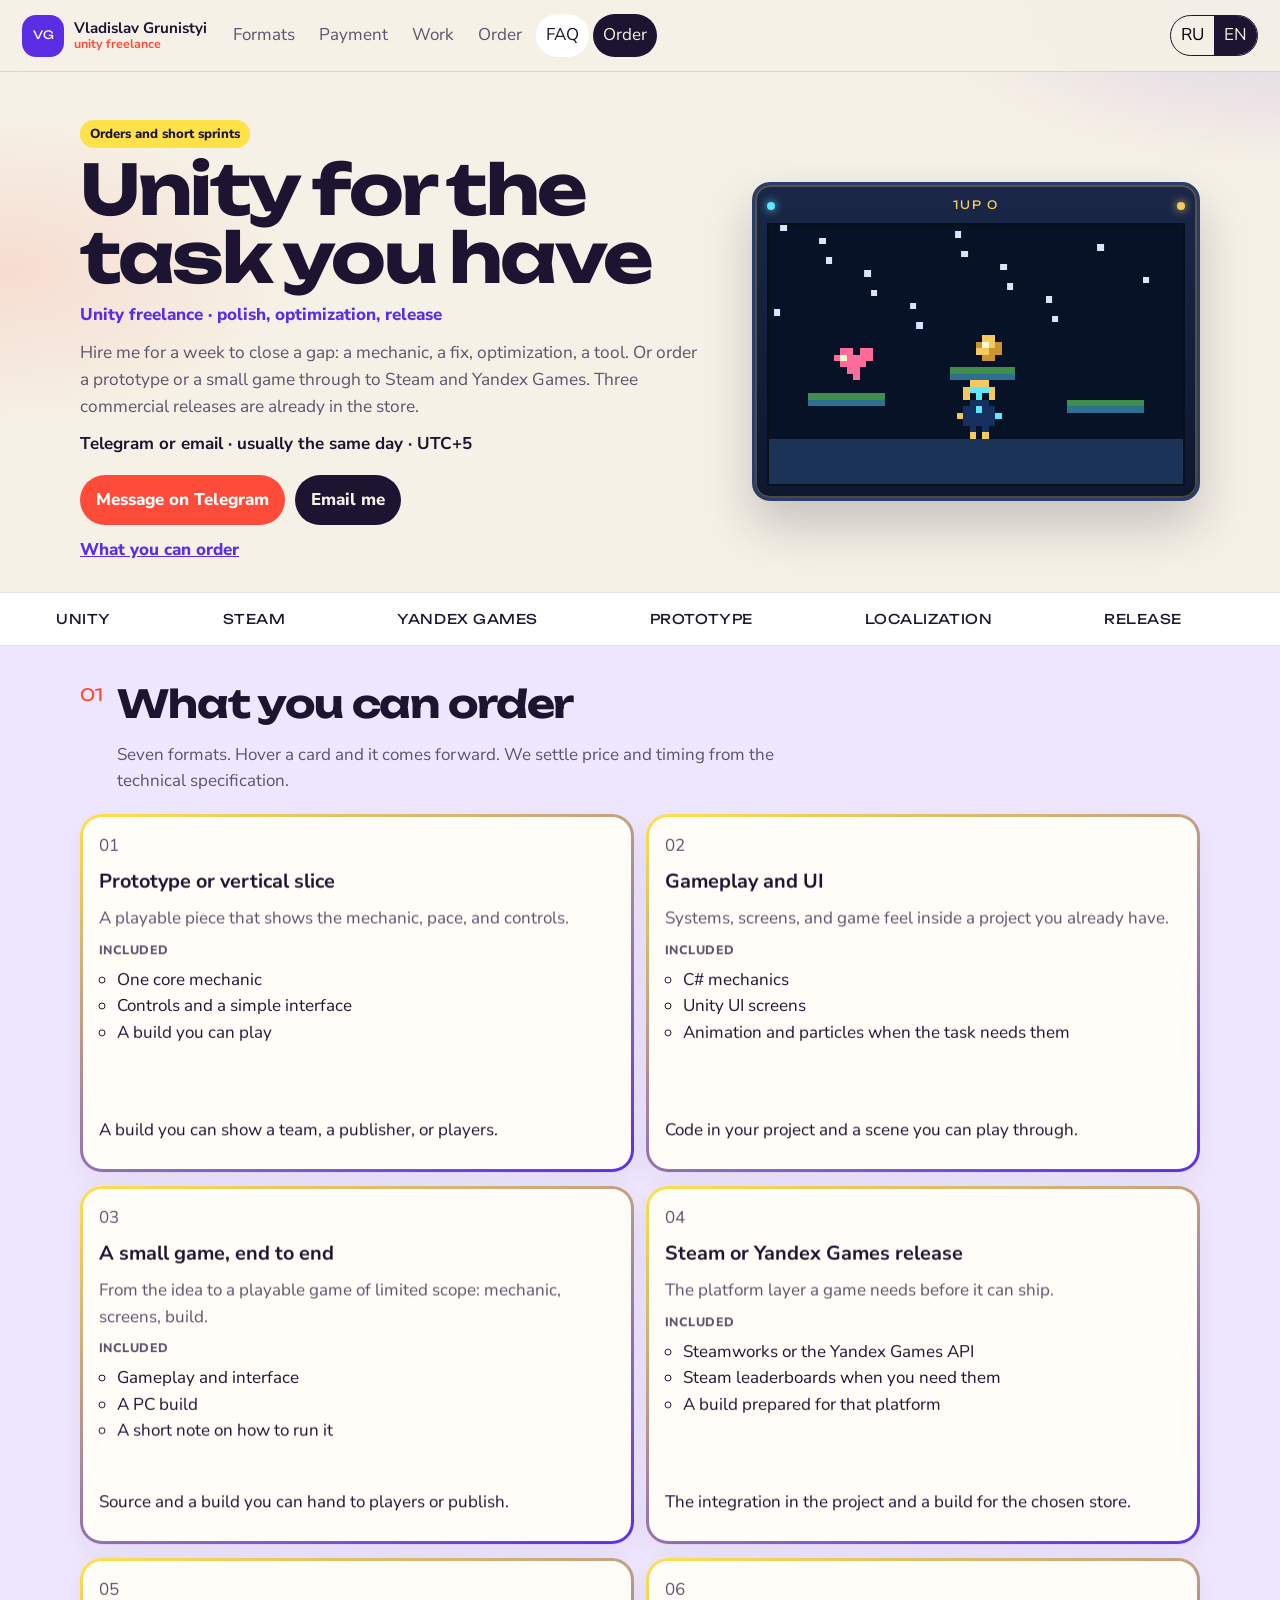
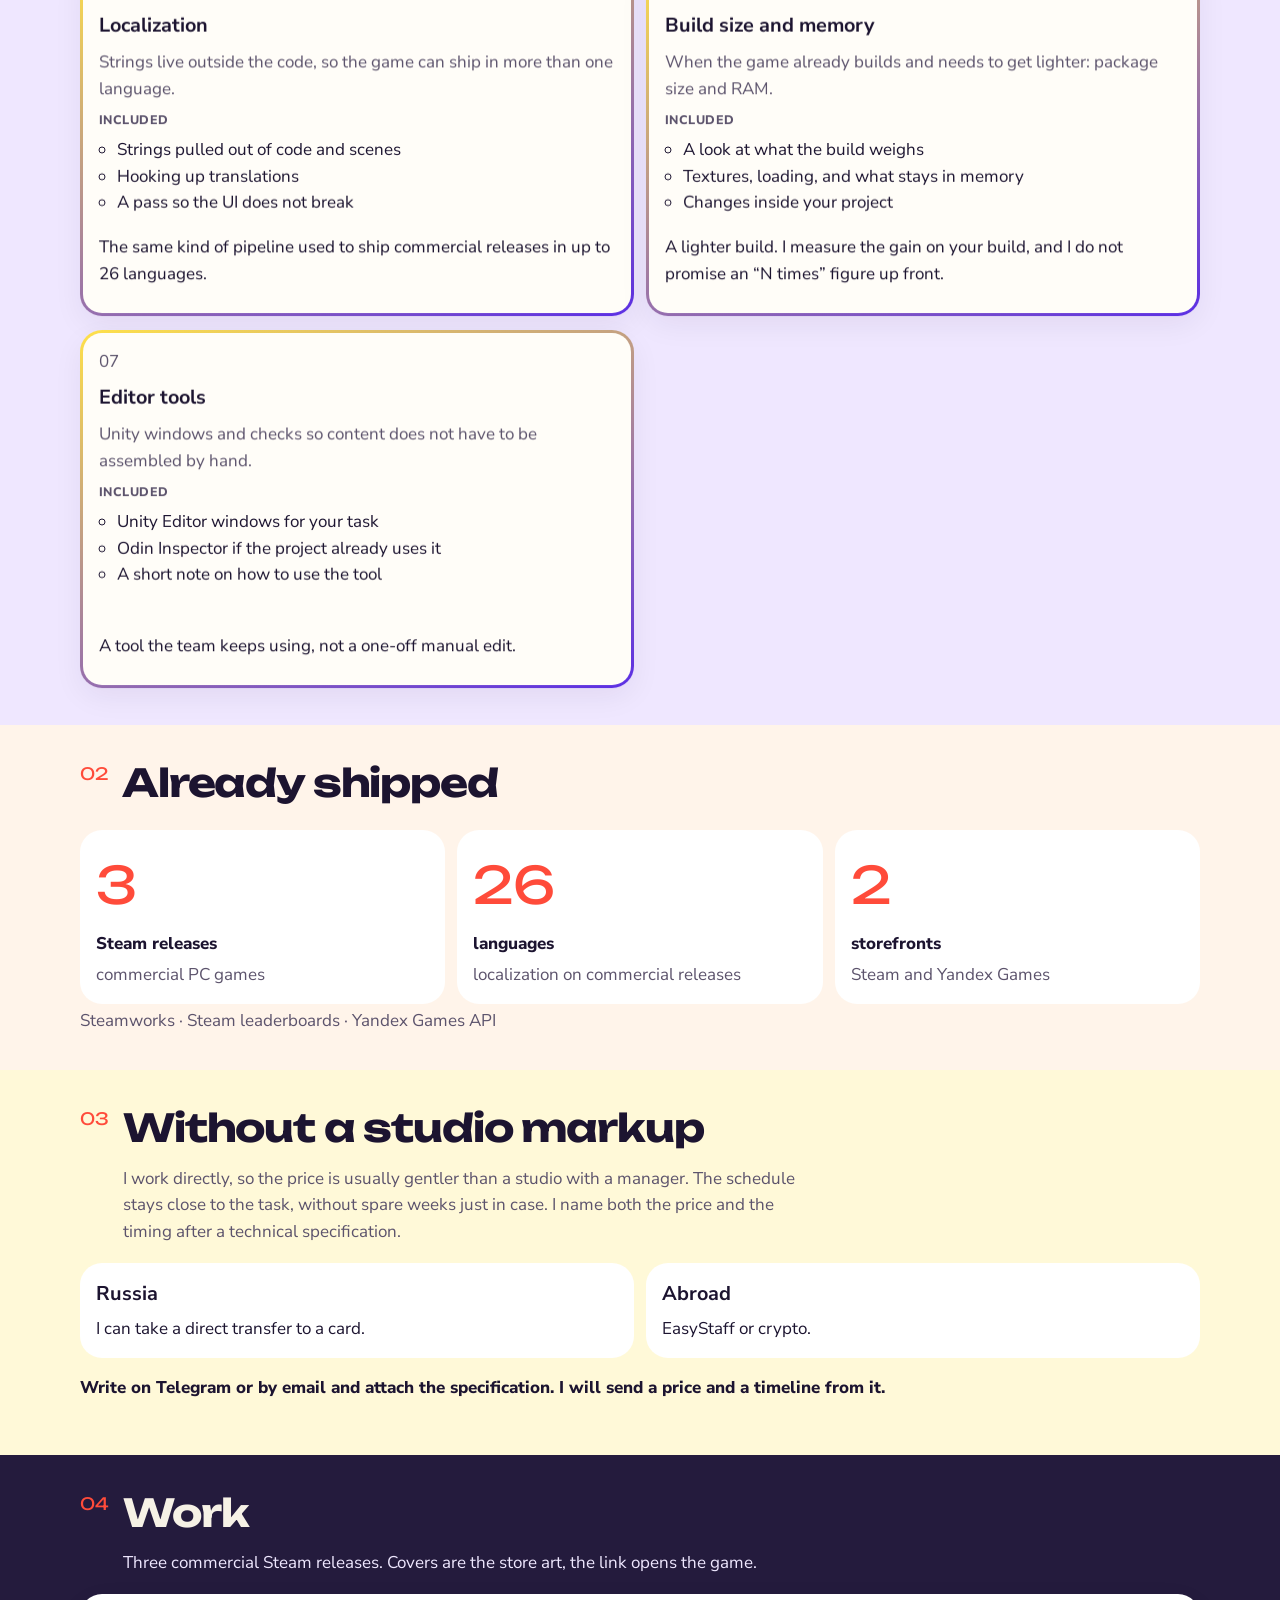
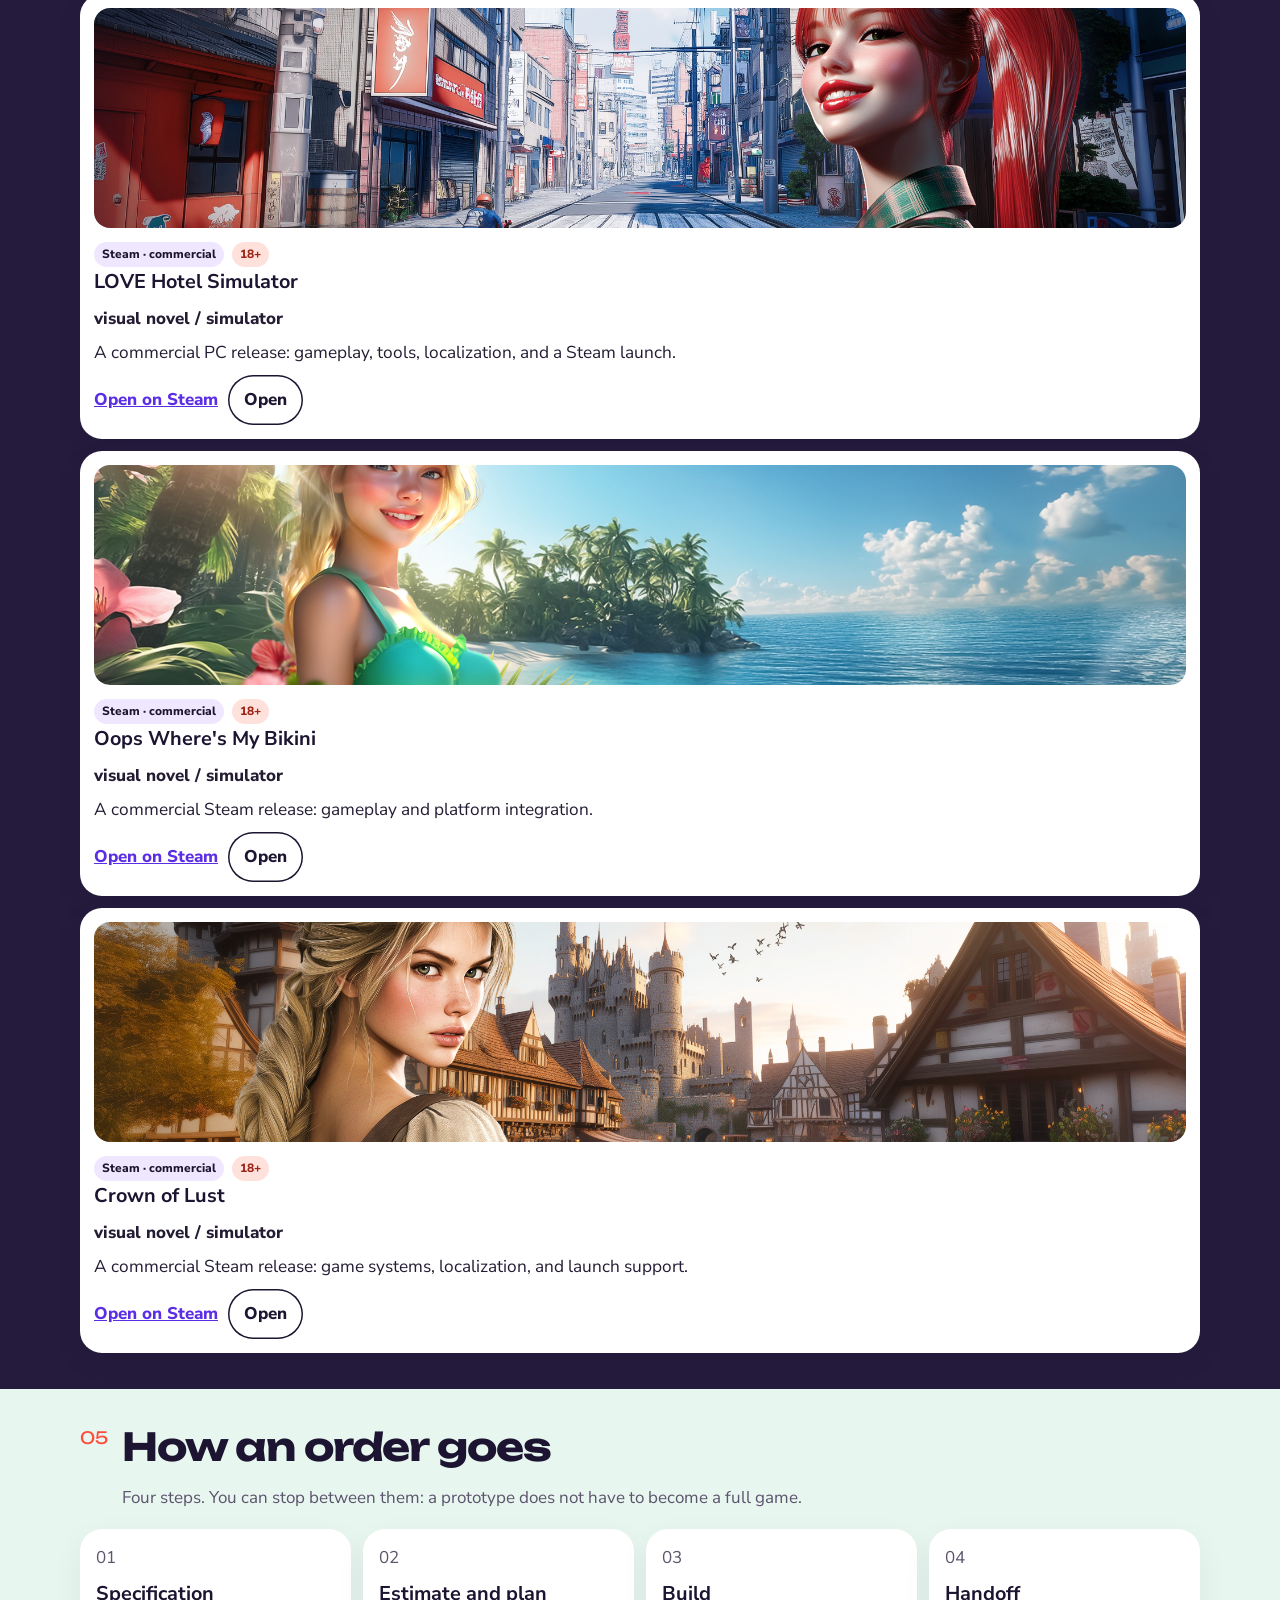
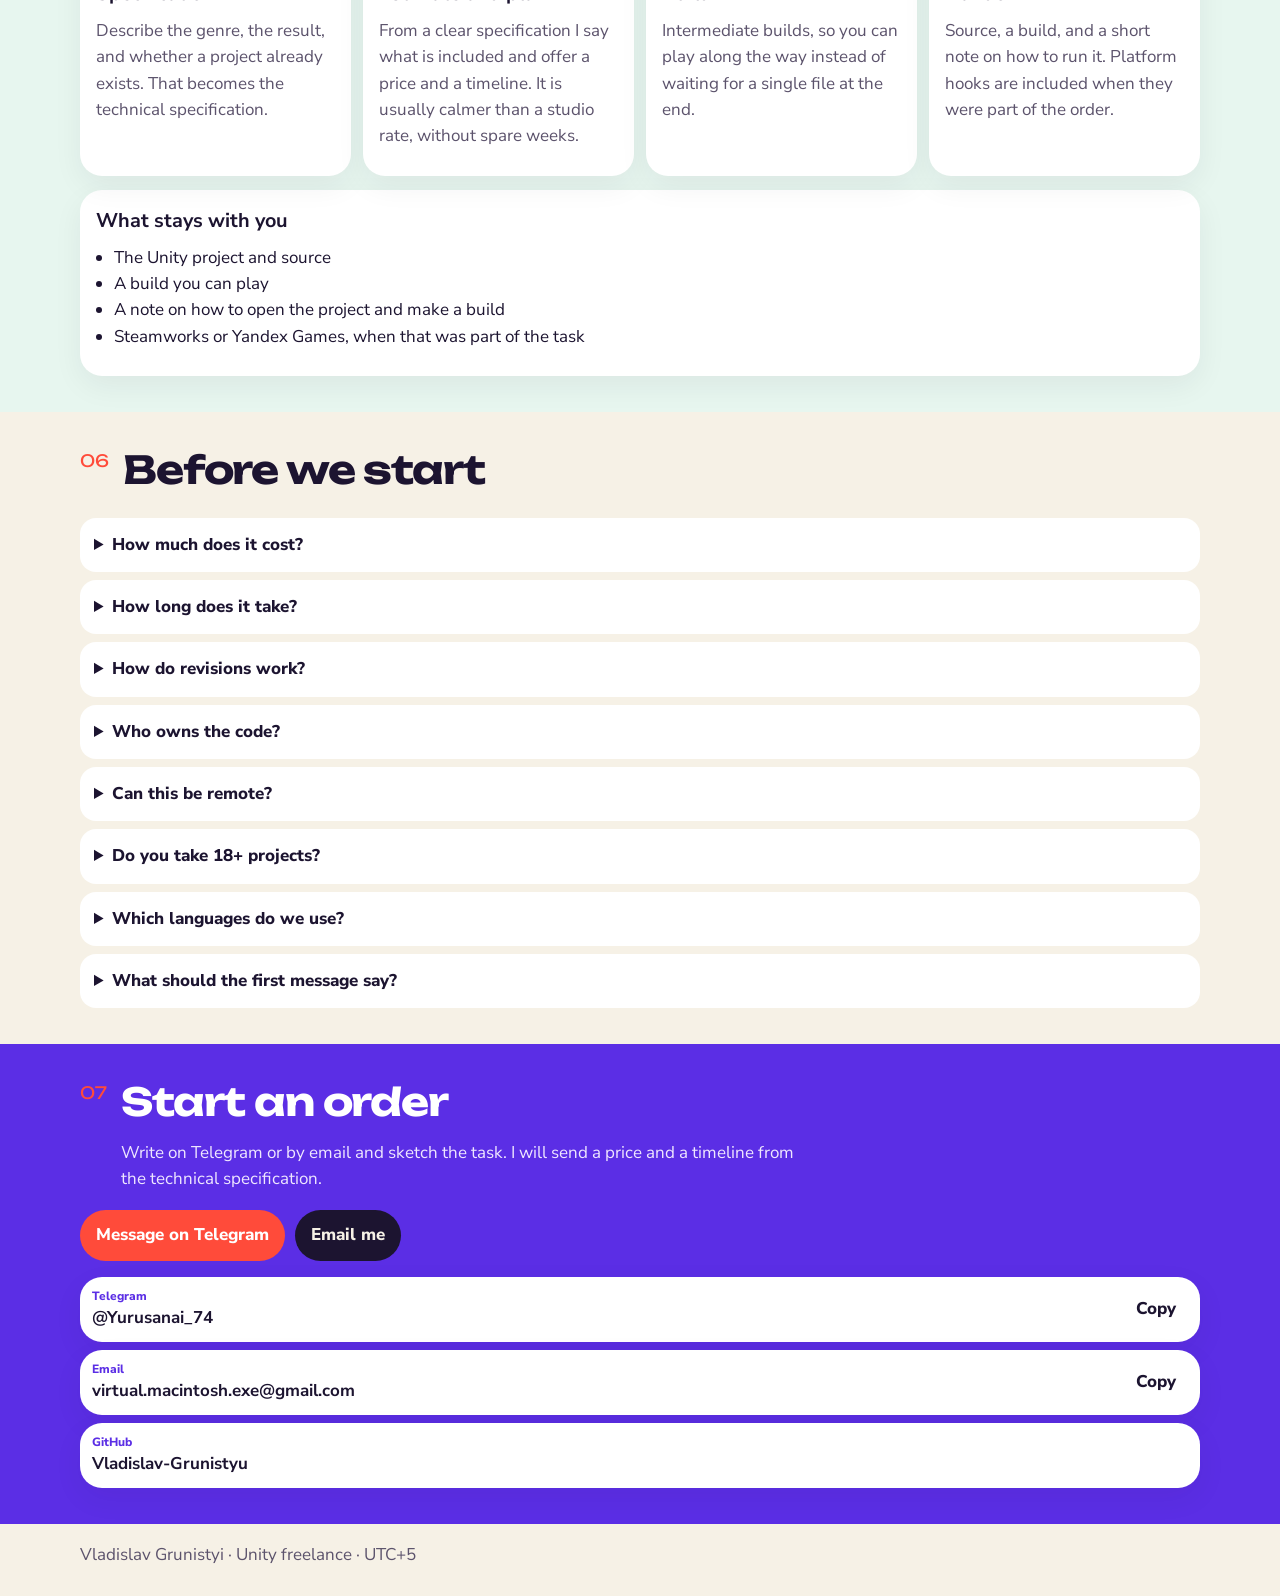
<file: index.html>
<!doctype html>
<html lang="ru">
  <head>
    <meta charset="UTF-8" />
    <meta name="viewport" content="width=device-width, initial-scale=1.0" />
    <title>Владислав Грунистый - Unity-фриланс</title>
    <meta
      name="description"
      content="Закажите игру на Unity: прототип, геймплей или релиз в Steam и Яндекс Играх. 3 коммерческих релиза, локализация до 26 языков. Напрямую, без студийной наценки."
    />
    <meta name="theme-color" content="#f6f1e6" />
    <meta property="og:title" content="Владислав Грунистый - игры на заказ" />
    <meta
      property="og:description"
      content="Unity games on order: prototype, gameplay, a small game, Steam and Yandex Games. 3 commercial Steam releases. Estimate after a short Telegram brief."
    />
    <meta property="og:type" content="website" />
    <meta property="og:locale" content="ru_RU" />
    <meta property="og:locale:alternate" content="en_US" />
    <meta property="og:image" content="/og.svg" />
    <meta name="twitter:card" content="summary_large_image" />
    <meta name="twitter:title" content="Vladislav Grunistyi - games on order" />
    <meta
      name="twitter:description"
      content="Unity games on order. 3 Steam releases, localization up to 26 languages, Steamworks and Yandex Games."
    />
    <meta name="twitter:image" content="/og.svg" />
    <link rel="icon" href="/favicon.svg" type="image/svg+xml" />
    <link rel="preconnect" href="https://fonts.googleapis.com" />
    <link rel="preconnect" href="https://fonts.gstatic.com" crossorigin />
    <link
      href="https://fonts.googleapis.com/css2?family=Nunito+Sans:wght@400;700;800&family=Unbounded:wght@500;700&display=swap"
      rel="stylesheet"
    />
    <script type="application/ld+json">
      {
        "@context": "https://schema.org",
        "@type": "ProfessionalService",
        "name": "Владислав Грунистый - игры на заказ",
        "alternateName": "Vladislav Grunistyi - games on order",
        "description": "Unity game development for hire: prototypes, gameplay, small games, Steam and Yandex Games releases.",
        "email": "virtual.macintosh.exe@gmail.com",
        "serviceType": ["Unity game development", "Game prototype", "Steam release support"],
        "areaServed": "Worldwide",
        "sameAs": [
          "https://t.me/Yurusanai_74",
          "https://github.com/Vladislav-Grunistyu",
          "https://yurusanai.itch.io/",
          "https://www.youtube.com/channel/UCll40cB7wh-_kLG0QSmGBfA"
        ]
      }
    </script>
    <script type="module" crossorigin src="/assets/index-5z2AyAgG.js"></script>
    <link rel="stylesheet" crossorigin href="/assets/index-BM6kCl9d.css">
  </head>
  <body>
    <div id="root"></div>
    <noscript>
      <main>
        <h1>Владислав Грунистый - игры на заказ</h1>
        <p>
          Unity: прототип, геймплей, небольшая игра, Steam и Яндекс Игры. 3 коммерческих релиза в
          Steam, локализация до 26 языков. Оценка после брифа. UTC+5.
        </p>
        <p>
          Vladislav Grunistyi. Unity games on order: prototype, gameplay, small game, Steam and
          Yandex Games. 3 commercial Steam releases. Estimate after a short brief. UTC+5.
        </p>
        <ul>
          <li><a href="https://t.me/Yurusanai_74">Telegram @Yurusanai_74</a></li>
          <li><a href="mailto:virtual.macintosh.exe@gmail.com">virtual.macintosh.exe@gmail.com</a></li>
          <li><a href="https://github.com/Vladislav-Grunistyu">GitHub</a></li>
          <li><a href="https://store.steampowered.com/app/3426430/LOVE_Hotel_Simulator/">LOVE Hotel Simulator</a></li>
        </ul>
      </main>
    </noscript>
  </body>
</html>
</file>
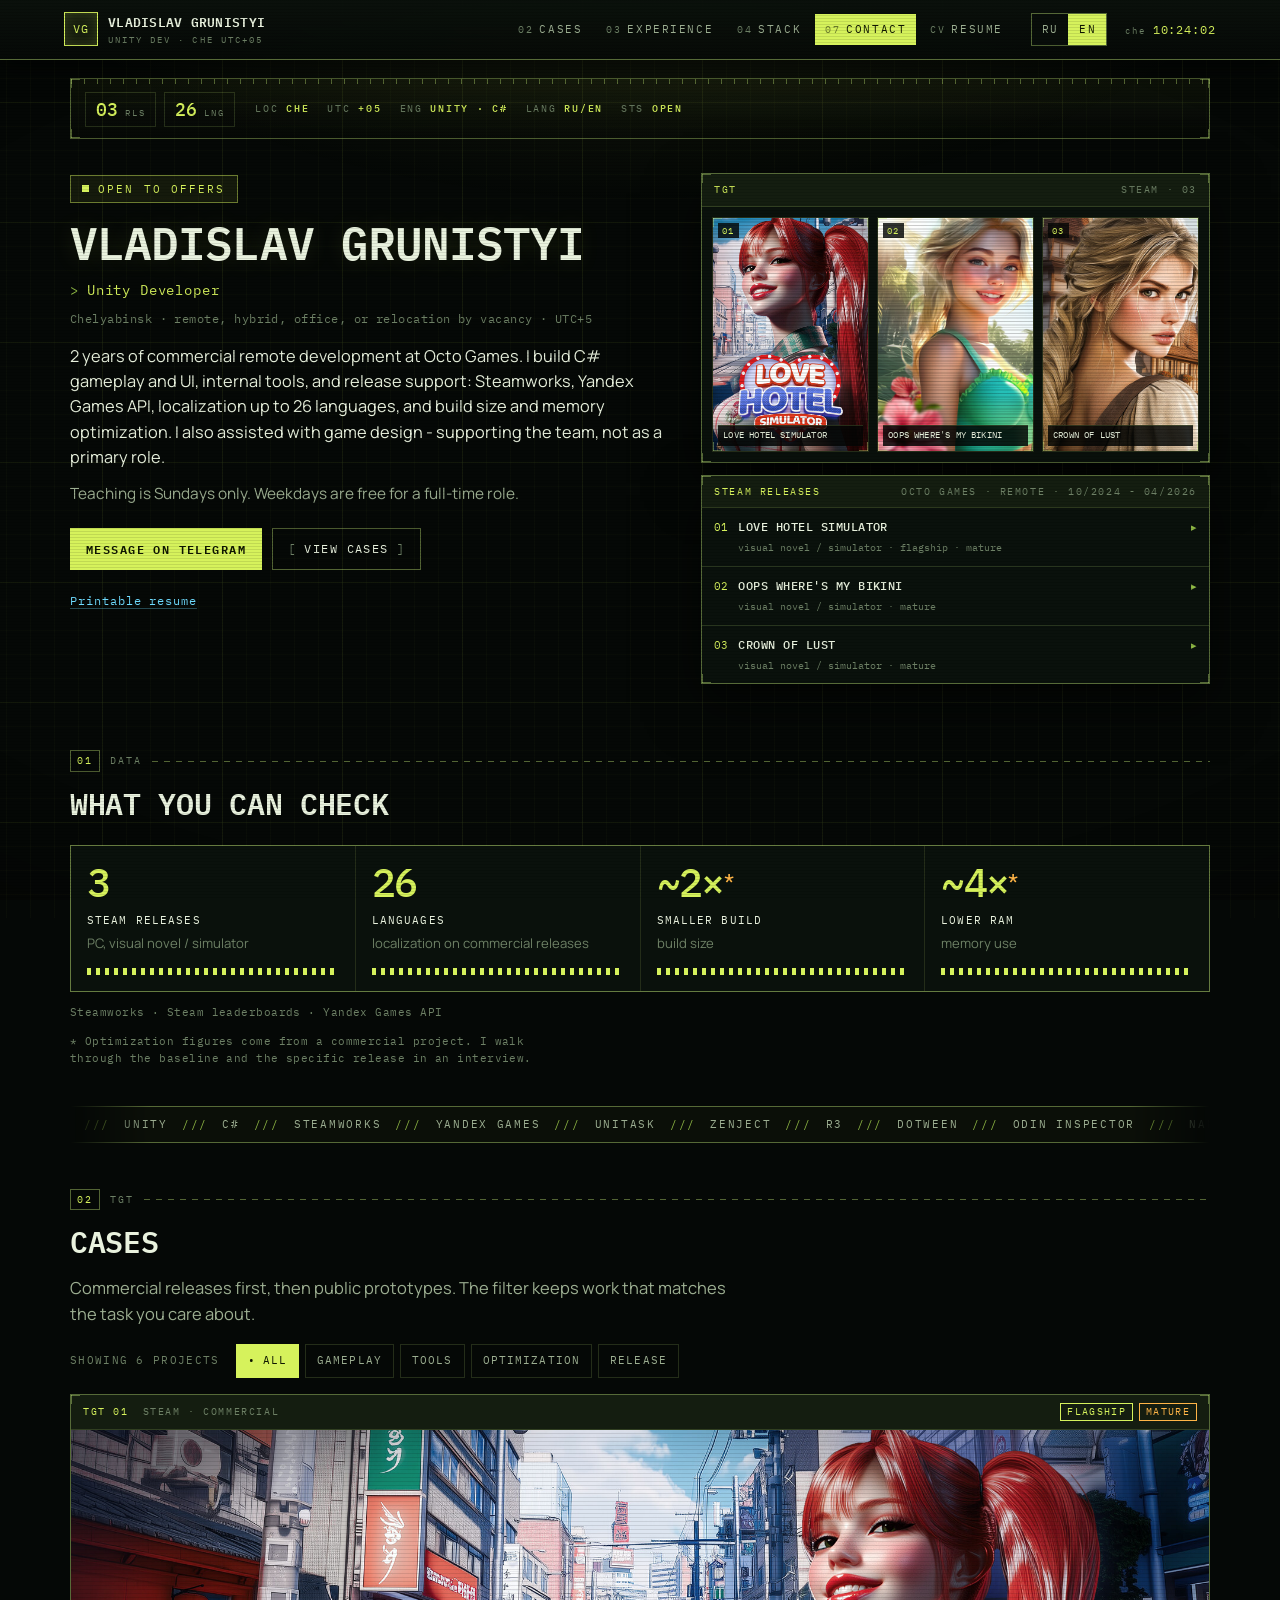
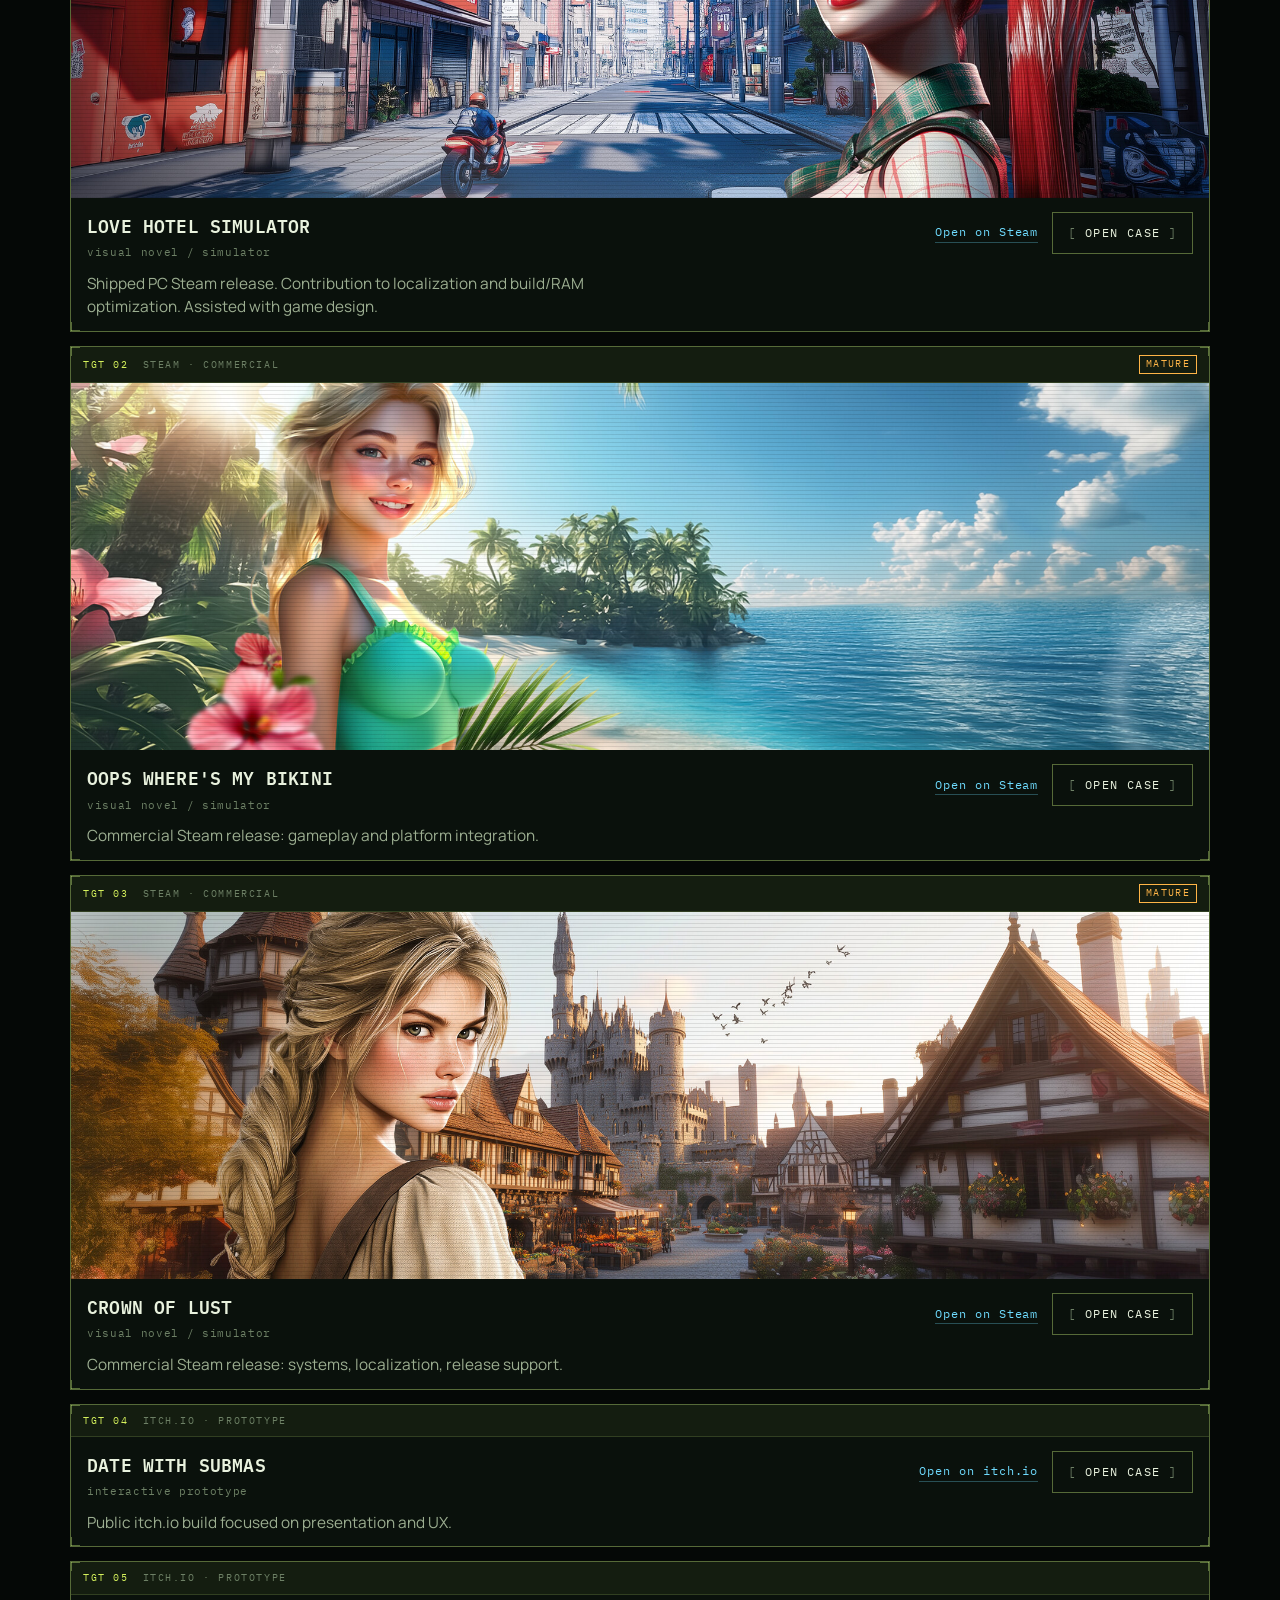
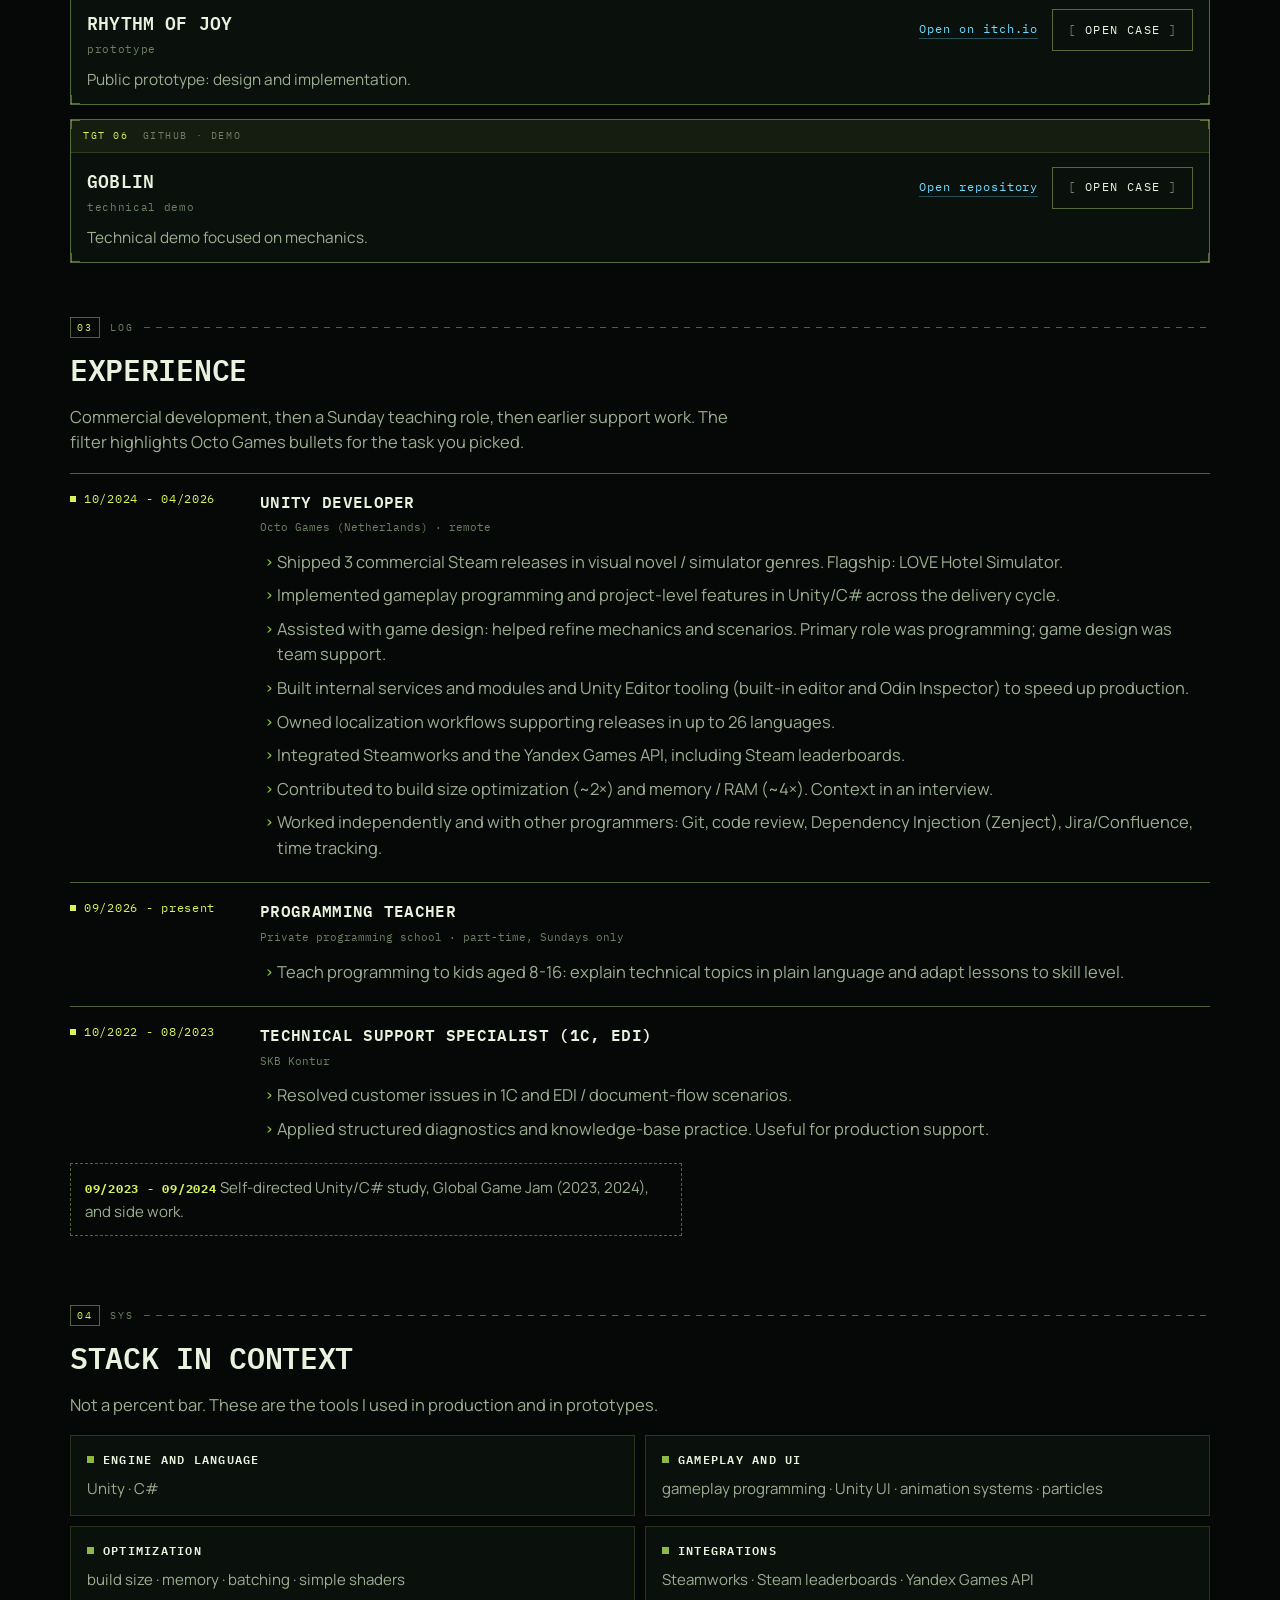
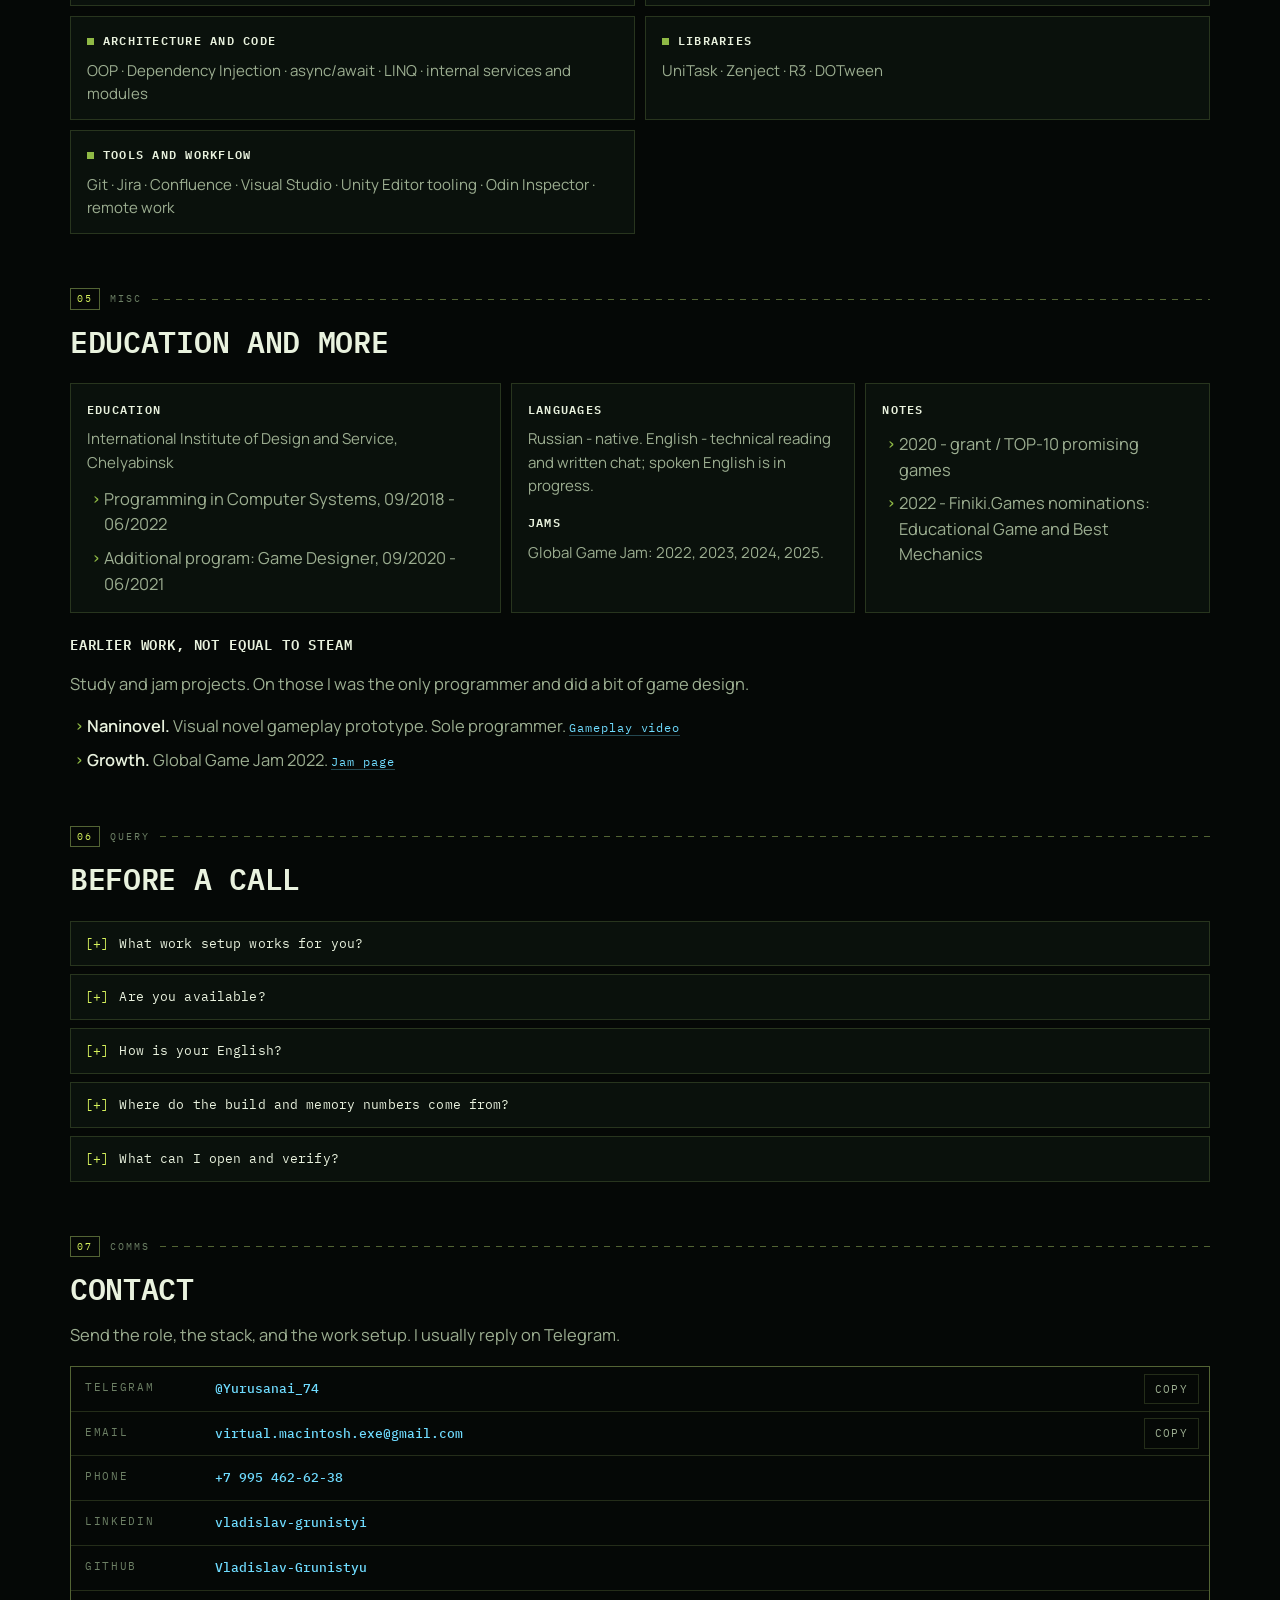
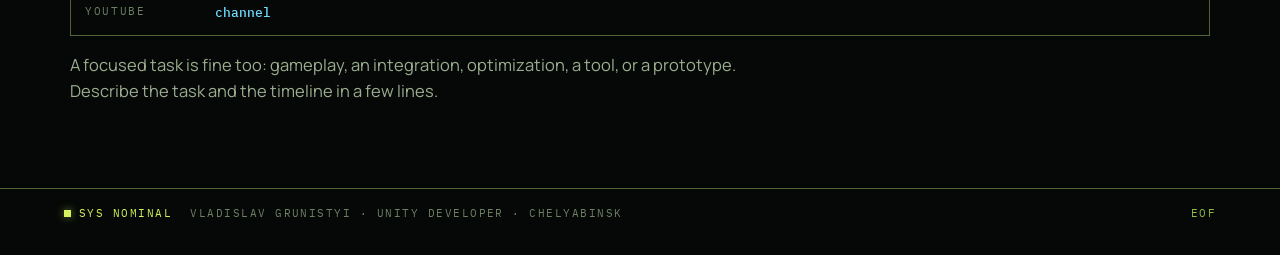
<file: cv/index.html>
<!doctype html>
<html lang="ru">
  <head>
    <meta charset="UTF-8" />
    <meta name="viewport" content="width=device-width, initial-scale=1.0" />
    <title>Владислав Грунистый - Unity-разработчик</title>
    <meta
      name="description"
      content="Unity-разработчик из Челябинска: 3 коммерческих релиза в Steam, локализация до 26 языков, Steamworks и API Яндекс Игр. Открыт к офферам, UTC+5."
    />
    <meta name="theme-color" content="#050806" />
    <meta property="og:title" content="Владислав Грунистый - Unity Developer" />
    <meta
      property="og:description"
      content="3 коммерческих релиза в Steam, локализация до 26 языков, Steamworks и API Яндекс Игр. Chelyabinsk, UTC+5, open to offers."
    />
    <meta property="og:type" content="website" />
    <meta property="og:locale" content="ru_RU" />
    <meta property="og:locale:alternate" content="en_US" />
    <meta property="og:image" content="/cv/og.svg" />
    <meta name="twitter:card" content="summary_large_image" />
    <meta name="twitter:title" content="Владислав Грунистый - Unity Developer" />
    <meta
      name="twitter:description"
      content="Unity developer. 3 Steam releases, localization up to 26 languages, Steamworks and Yandex Games API."
    />
    <meta name="twitter:image" content="/cv/og.svg" />
    <link rel="icon" href="/cv/favicon.svg" type="image/svg+xml" />
    <link rel="preconnect" href="https://fonts.googleapis.com" />
    <link rel="preconnect" href="https://fonts.gstatic.com" crossorigin />
    <link
      href="https://fonts.googleapis.com/css2?family=IBM+Plex+Mono:wght@400;500&family=Manrope:wght@500;600;700&display=swap"
      rel="stylesheet"
    />
    <script type="application/ld+json">
      {
        "@context": "https://schema.org",
        "@type": "Person",
        "name": "Владислав Грунистый",
        "alternateName": "Vladislav Grunistyi",
        "jobTitle": "Unity Developer",
        "email": "virtual.macintosh.exe@gmail.com",
        "telephone": "+79954626238",
        "address": {
          "@type": "PostalAddress",
          "addressLocality": "Челябинск",
          "addressCountry": "RU"
        },
        "sameAs": [
          "https://www.linkedin.com/in/vladislav-grunistyi-5887663bb/",
          "https://github.com/Vladislav-Grunistyu",
          "https://yurusanai.itch.io/date-with-submas",
          "https://yurusanai.itch.io/rhythm-of-joy",
          "https://www.youtube.com/channel/UCll40cB7wh-_kLG0QSmGBfA"
        ]
      }
    </script>
    <script type="module" crossorigin src="/cv/assets/index-B7a5IJF0.js"></script>
    <link rel="stylesheet" crossorigin href="/cv/assets/index-DYagOEbX.css">
  </head>
  <body>
    <div id="root"></div>
    <noscript>
      <main>
        <h1>Владислав Грунистый - Unity-разработчик</h1>
        <p>
          Челябинск, UTC+5. 2 года в Octo Games: 3 коммерческих релиза в Steam, локализация до 26
          языков, Steamworks и API Яндекс Игр. Открыт к офферам.
        </p>
        <p>
          Vladislav Grunistyi, Unity Developer. Chelyabinsk, UTC+5. 2 years at Octo Games, 3
          commercial Steam releases, localization up to 26 languages. Open to offers.
        </p>
        <ul>
          <li><a href="https://t.me/Yurusanai_74">Telegram @Yurusanai_74</a></li>
          <li><a href="mailto:virtual.macintosh.exe@gmail.com">virtual.macintosh.exe@gmail.com</a></li>
          <li><a href="https://github.com/Vladislav-Grunistyu">GitHub</a></li>
          <li><a href="https://www.linkedin.com/in/vladislav-grunistyi-5887663bb/">LinkedIn</a></li>
          <li><a href="https://store.steampowered.com/app/3426430/LOVE_Hotel_Simulator/">LOVE Hotel Simulator</a></li>
        </ul>
      </main>
    </noscript>
  </body>
</html>
</file>
<file: assets/index-BM6kCl9d.css>
:root{--paper: #f6f1e6;--ink: #1c1430;--muted: #5c536c;--violet: #5b2ee5;--coral: #ff4b3a;--gold: #ffe14a;--line: rgba(28, 20, 48, .12);--sans: "Nunito Sans", "Segoe UI", sans-serif;--display: "Unbounded", "Nunito Sans", sans-serif;--nav-h: 72px;color-scheme:light}*{box-sizing:border-box}html{scroll-behavior:smooth}body{margin:0;min-height:100vh;background:var(--paper);color:var(--ink);font-family:var(--sans);font-size:17px;line-height:1.55}.backdrop{position:fixed;inset:0;z-index:0;pointer-events:none;background:radial-gradient(520px 240px at 100% 0%,rgba(91,46,229,.16),transparent 70%),radial-gradient(420px 220px at 0% 30%,rgba(255,75,58,.12),transparent 70%)}.sweep{display:none}.nav,main,.footer,.marquee{position:relative;z-index:1}a{color:inherit}button,a{font:inherit}:focus-visible{outline:3px solid var(--gold);outline-offset:2px}.skip{position:absolute;left:16px;top:-48px;z-index:70;background:var(--ink);color:var(--paper);padding:8px 12px}.skip:focus{top:12px}.sr-only{position:absolute;width:1px;height:1px;padding:0;margin:-1px;overflow:hidden;clip:rect(0,0,0,0);white-space:nowrap;border:0}.nav{position:sticky;top:0;z-index:20;display:flex;align-items:center;gap:16px;min-height:var(--nav-h);padding:10px 22px;background:#f6f1e6eb;border-bottom:1px solid var(--line);-webkit-backdrop-filter:blur(12px);backdrop-filter:blur(12px)}.brand{display:flex;align-items:center;gap:10px;text-decoration:none}.brand-mark{display:grid;place-items:center;width:42px;height:42px;border-radius:14px;background:var(--violet);color:#fff;font-family:var(--display);font-size:.72rem}.brand-name{display:flex;flex-direction:column;line-height:1.15}.brand-name strong{font-size:.95rem}.brand-sub{color:var(--coral);font-size:.78rem;font-weight:700}.nav-links{display:flex;gap:4px;flex:1;flex-wrap:wrap}.nav-links a{padding:8px 10px;text-decoration:none;color:var(--muted);border-radius:999px}.nav-links a[aria-current=true]{color:var(--ink);background:#fff}.nav-cta{background:var(--ink)!important;color:var(--paper)!important}.lang{display:flex;border:1px solid var(--ink);border-radius:999px;overflow:hidden}.lang button{background:transparent;border:0;padding:6px 10px;cursor:pointer}.lang button[aria-pressed=true]{background:var(--ink);color:var(--paper)}.hero{display:grid;grid-template-columns:minmax(0,1.15fr) minmax(280px,.8fr);gap:28px;align-items:center;width:min(1120px,calc(100% - 40px));margin:0 auto;padding:48px 0 28px}.hero h1{margin:8px 0;font-family:var(--display);font-size:clamp(2.4rem,5.4vw,4.6rem);line-height:.98;letter-spacing:-.04em}.status,.role,.response,.summary,.hero-extra{margin:0}.status{display:inline-block;padding:4px 10px;border-radius:999px;background:var(--gold);font-weight:800;font-size:.82rem}.role{margin-top:10px;color:var(--violet);font-weight:800}.summary{margin-top:12px;max-width:62ch;color:var(--muted);font-size:1.08rem}.response{margin-top:10px;font-weight:700}.hero-extra{margin-top:12px}.hero-extra a{color:var(--violet);font-weight:800}.actions,.contact-cta{display:flex;flex-wrap:wrap;gap:10px;margin-top:18px}.btn{display:inline-flex;align-items:center;justify-content:center;gap:8px;padding:12px 16px;border-radius:999px;border:0;text-decoration:none;cursor:pointer;font-weight:800}.btn-primary{background:var(--coral);color:#fff}.btn-mail{background:var(--ink);color:var(--paper)}.btn-ghost{background:transparent;color:var(--ink);box-shadow:inset 0 0 0 1.5px var(--ink)}.btn-primary:hover,.btn-mail:hover{transform:translateY(-1px)}.band{padding:28px 0 36px}.section{width:min(1120px,calc(100% - 40px));margin:0 auto}.band-services{background:#efe7ff}.band-proof{background:#fff4ea}.band-prices{background:#fff9d8}.band-works{background:#241b3d;color:#f6f1e6}.band-process{background:#e7f6ef}.band-faq{background:var(--paper)}.band-contact{background:var(--violet);color:#fff}.band-works .lead{color:#efe8ff}.band-works .work h3,.band-works .work p,.band-works .work li,.band-works .genre{color:#1c1430}.band-works .genre{color:#4a4160;font-weight:800}.band-works .work .summary,.band-works .work-body>p{color:#241c33}.band-contact .lead{color:#efe7ff}.stage-head{display:grid;grid-template-columns:auto 1fr;gap:14px;margin-bottom:18px}.stage-index{margin:8px 0 0;font-family:var(--display);color:var(--coral)}.stage-head h2{margin:0;font-family:var(--display);font-size:clamp(1.6rem,3vw,2.4rem);letter-spacing:-.03em}.lead{margin:8px 0 0;max-width:70ch;color:var(--muted)}.services,.steps{list-style:none;margin:0;padding:0;display:grid;gap:12px}.services{grid-template-columns:repeat(2,minmax(0,1fr));align-items:stretch}.services>li,.services .reveal{display:flex;height:100%;width:100%}.steps{grid-template-columns:repeat(4,minmax(0,1fr))}.card,.step,.deliver,.work,.channels li,.egg,.quiz{background:#fff;color:var(--ink);border-radius:22px;box-shadow:0 10px 30px #1c14300f}.card,.step{padding:16px 16px 18px;height:100%}.hand{perspective:1200px}.deal{width:100%;min-height:360px;height:100%;display:flex;flex-direction:column;border:3px solid #1c1430;background:linear-gradient(#fffdf8,#fffdf8) padding-box,linear-gradient(160deg,#ffe14a,#5b2ee5) border-box;border-color:transparent;transform:translateY(0) rotateX(6deg);transition:transform .28s ease,box-shadow .28s ease}.deal .card-result{margin-top:auto;color:var(--ink)}.hand li:hover .deal,.hand li:focus-within .deal{transform:translateY(-22px) rotateX(0) scale(1.03);box-shadow:0 26px #1c143014,0 32px 40px #1c143029;z-index:2}.stage{--cam-x: 8deg;--cam-y: -12deg;min-height:320px;border-radius:28px;background:linear-gradient(#d9c8ff,#2a1b55 55%,#ff5a36 55%,#e24a2c);position:relative;overflow:hidden;perspective:700px}.stage-label{position:absolute;left:16px;bottom:12px;margin:0;color:#fff;font-weight:800;font-size:.85rem;z-index:2}.stage-world{position:absolute;inset:36px 24px 48px;transform:rotateX(var(--cam-x)) rotateY(var(--cam-y));transform-style:preserve-3d;transition:transform .15s linear}.plat{position:absolute;height:16px;background:#ffe14a;border-radius:6px;box-shadow:0 10px #c9a800}.plat-a{left:8%;width:34%;bottom:28%}.plat-b{left:48%;width:22%;bottom:48%}.plat-c{left:68%;width:24%;bottom:22%}.runner{position:absolute;left:18%;bottom:calc(28% + 16px);width:28px;height:36px;animation:hop 1.6s ease-in-out infinite}.runner-body{display:block;width:28px;height:36px;background:#5b2ee5;border-radius:8px 8px 4px 4px;box-shadow:inset 0 -8px #3a1aaa,8px 0 #ffe14a}.cover{width:100%;height:220px;object-fit:cover;object-position:center;border-radius:16px;display:block}.cabinet{--px: 0px;--py: 0px;padding:12px;background:linear-gradient(180deg,#1a2748,#0d1730);border:3px solid #2a3d6b;border-radius:18px;box-shadow:0 24px 50px #1c143038,inset 0 0 0 2px #f4c95d47}.cabinet-top{display:flex;align-items:center;justify-content:space-between;margin-bottom:8px;color:#f4c95d;font-family:var(--display);font-size:.72rem;letter-spacing:.14em}.led{width:8px;height:8px;border-radius:50%;background:#5ee7ff;box-shadow:0 0 8px #5ee7ff}.led-gold{background:#f4c95d;box-shadow:0 0 8px #f4c95d}.screen{position:relative;overflow:hidden;min-height:240px;background:#081226;border:2px solid #071018}.playfield{display:block;width:100%;height:auto;image-rendering:pixelated;cursor:crosshair;touch-action:none}.layer-far{transform:translate(calc(var(--px) * .35),calc(var(--py) * .35))}.layer-mid{transform:translate(calc(var(--px) * .7),calc(var(--py) * .55))}.bob{animation:bob 1.5s ease-in-out infinite}.float-coin{animation:floaty 1.8s ease-in-out infinite}.float-heart{animation:floaty 2.2s ease-in-out infinite reverse}.screen-caption{position:absolute;left:12px;bottom:10px;margin:0;color:#f4c95d;font-family:var(--display);font-size:.72rem;letter-spacing:.08em}@keyframes bob{50%{transform:translateY(-6px)}}@keyframes floaty{50%{transform:translateY(-8px)}}.pay-list{list-style:none;margin:0;padding:0;display:grid;grid-template-columns:1fr 1fr;gap:12px}.pay-list li{background:#fff;border-radius:22px;padding:16px}.pay-list h3{margin:0 0 6px}.pay-list p{margin:0}.card h3,.step h3,.work h3,.deliver h3{margin:0 0 8px}.card p,.step p,.work p{margin:0 0 8px;color:var(--muted)}.card ul,.work ul,.deliver ul{margin:0 0 10px;padding-left:18px}.card-label{margin:10px 0 4px;font-size:.78rem;font-weight:800;letter-spacing:.04em;text-transform:uppercase;color:var(--violet)}.card-result{color:var(--ink)}.meta-line{font-weight:800;color:var(--ink)}.hour{margin:0 0 12px;font-weight:800}.rate-list{list-style:none;margin:0;padding:0;display:grid;gap:8px}.rate-list li{display:grid;grid-template-columns:1fr auto auto;gap:12px;align-items:center;padding:12px 14px;background:#fff;border-radius:16px}.rate-list em{color:var(--muted);font-style:normal}.price-note{font-weight:800}.proof{list-style:none;display:grid;grid-template-columns:repeat(3,minmax(0,1fr));gap:12px;margin:0;padding:0}.proof li{padding:16px;background:#fff;border-radius:22px}.proof-value{margin:0;font-family:var(--display);font-size:clamp(2.2rem,4vw,3.4rem);color:var(--coral)}.proof-label{margin:6px 0 0;font-weight:800}.proof-detail,.integrations{margin:4px 0 0;color:var(--muted)}.marquee{overflow:hidden;border-block:1px solid var(--line);background:#fff}.marquee-track{display:flex;width:max-content;animation:ticker 32s linear infinite}.marquee-track span{display:inline-flex;align-items:center;gap:12px;padding:16px 56px;font-family:var(--display);font-size:.84rem;white-space:nowrap;letter-spacing:.04em}.marquee-track em{font-style:normal;color:var(--coral)}.filters{display:flex;flex-wrap:wrap;gap:8px;align-items:center;margin-bottom:12px}.filters-label{color:#d9d0ea;font-size:.85rem}.filters button,.egg-btn,.channels button{background:#fff;color:var(--ink);border:0;border-radius:999px;padding:8px 12px;cursor:pointer;font-weight:800}.filters button[aria-pressed=true]{background:var(--gold)}.works{display:grid;gap:12px}.work{display:grid;grid-template-columns:minmax(0,1fr);gap:12px;padding:14px}.swatch{border-radius:999px}.badge,.tag{display:inline-block;margin-right:8px;padding:3px 8px;border-radius:999px;background:#efe7ff;font-size:.75rem;font-weight:800}.tag{background:#ffe1dc;color:#9d2418}.genre{font-weight:800}.work-actions{display:flex;flex-wrap:wrap;gap:10px;align-items:center}.text-link{color:var(--violet);font-weight:800}.collapse{display:grid;grid-template-rows:0fr;transition:grid-template-rows .3s ease}.collapse.is-open{grid-template-rows:1fr}.work-panel{min-height:0;overflow:hidden}.deliver{margin-top:14px;padding:16px}.faq{display:grid;gap:8px}.faq details{background:#fff;border-radius:16px;padding:0 14px}.faq summary{cursor:pointer;padding:14px 0;font-weight:800}.faq details p{margin:0 0 14px;color:var(--muted)}.split{display:grid;grid-template-columns:1.3fr .7fr;gap:16px;align-items:start}.quiz{padding:16px}.channels{list-style:none;margin:16px 0 0;padding:0;display:grid;gap:8px}.channels li{display:flex;justify-content:space-between;gap:12px;align-items:center;padding:10px 12px}.channels a{display:flex;flex-direction:column;text-decoration:none;min-width:0}.channels a span{font-size:.75rem;font-weight:800;color:var(--violet)}.channels a strong{overflow-wrap:anywhere}.footer{width:min(1120px,calc(100% - 40px));margin:0 auto;padding:18px 0 28px;color:var(--muted);display:flex;flex-direction:column;gap:8px}.egg{margin-top:16px;padding:14px}.egg-kicker{margin:0 0 8px;font-size:.75rem;font-weight:800;letter-spacing:.08em;text-transform:uppercase;color:var(--violet)}.egg-hint,.egg-score{margin:8px 0;color:var(--muted);font-size:.92rem}.hop-canvas{width:100%;height:auto;border-radius:16px;background:#2a1b55}.deck{display:grid;grid-template-columns:repeat(3,1fr);gap:8px}.card-face{min-height:64px;border:0;border-radius:14px;background:var(--violet);color:transparent;font-weight:800;cursor:pointer}.card-face.is-up{background:var(--gold);color:var(--ink)}.range{position:relative;height:140px;border-radius:16px;background:#241b3d;overflow:hidden}.blip{position:absolute;width:22px;height:22px;border:0;border-radius:50%;background:var(--coral);cursor:pointer}.sort-title{margin:0 0 8px;font-weight:800}.sort-actions{display:flex;flex-wrap:wrap;gap:8px;margin-bottom:8px}.die{margin:0;font-family:var(--display);font-size:3rem}.jar{width:72px;height:72px;border-radius:0 0 18px 18px;border:3px solid var(--ink);display:grid;place-items:end center;font-family:var(--display)}.jar.is-toss{animation:toss .45s ease}.reveal:not(.is-in){opacity:0;transform:translateY(10px)}.reveal.is-in{animation:rise .5s ease both}.boot{position:fixed;inset:0;z-index:50;display:grid;place-items:center;background:#f6f1e6eb;font-family:var(--display);font-size:3rem}.is-redraw .work{animation:rise .4s ease both}@keyframes ticker{0%{transform:translateZ(0)}to{transform:translate3d(-50%,0,0)}}@keyframes rise{0%{opacity:0;transform:translateY(10px)}to{opacity:1;transform:none}}@keyframes hop{0%,to{transform:translate(0)}35%{transform:translate(70px,-78px)}55%{transform:translate(150px,-20px)}80%{transform:translate(40px,-10px)}}@media(max-width:980px){.hero,.services,.steps,.proof,.split{grid-template-columns:1fr}.nav{flex-wrap:wrap}.nav-links{order:3;width:100%}.pay-list{grid-template-columns:1fr}}@media(max-width:640px){.hero,.section,.footer{width:min(100% - 28px,1120px)}.actions .btn,.contact-cta .btn{width:100%}.channels li{flex-direction:column;align-items:stretch}}@media(prefers-reduced-motion:reduce){html{scroll-behavior:auto}.marquee-track,.reveal.is-in,.bob,.float-coin,.float-heart{animation:none}.reveal,.reveal:not(.is-in){opacity:1;transform:none}}
</file>
<file: cv/assets/index-DYagOEbX.css>
:root{--void: #050806;--deck: #080d0a;--bay: #0a110c;--bezel: #0d140f;--line: rgba(199, 240, 122, .16);--line-strong: rgba(199, 240, 122, .4);--green: #d6f25c;--green-deep: #8fb945;--amber: #ffb547;--cyan: #6fdcff;--text: #e9f2de;--muted: #9cae91;--faint: #6d8065;--accent: var(--green);--accent-ink: #0f1600;--paper: #f2efe4;--ink: #15180f;--paper-muted: #4a5242;--sans: "Manrope", "Segoe UI", sans-serif;--mono: "IBM Plex Mono", ui-monospace, monospace;--nav-h: 60px;--shadow: 0 20px 50px rgba(0, 0, 0, .55);color-scheme:dark}*{box-sizing:border-box}html{scroll-behavior:smooth}body{margin:0;min-height:100vh;background-color:var(--void);color:var(--text);font-family:var(--sans);font-size:16.5px;line-height:1.55}body:before{content:"";position:fixed;inset:0;z-index:0;pointer-events:none;background:radial-gradient(900px 420px at 50% -10%,rgba(214,242,92,.1),transparent 70%),radial-gradient(130% 95% at 50% 50%,transparent 52%,rgba(0,0,0,.7) 100%)}.backdrop{position:fixed;inset:-18px;z-index:0;pointer-events:none;background-image:linear-gradient(rgba(214,242,92,.026) 1px,transparent 1px),linear-gradient(90deg,rgba(214,242,92,.026) 1px,transparent 1px),linear-gradient(rgba(214,242,92,.05) 1px,transparent 1px),linear-gradient(90deg,rgba(214,242,92,.05) 1px,transparent 1px);background-size:24px 24px,24px 24px,120px 120px,120px 120px;will-change:transform}.sweep{position:fixed;left:0;right:0;top:-24vh;z-index:0;height:22vh;pointer-events:none;background:linear-gradient(180deg,transparent,rgba(214,242,92,.04) 50%,rgba(214,242,92,.075) 78%,transparent);animation:sweep 11s linear infinite}.sweep:after{content:"";position:absolute;left:0;right:0;bottom:20%;height:1px;background:#d6f25c29}body:after{content:"";position:fixed;inset:0;z-index:30;pointer-events:none;background:repeating-linear-gradient(to bottom,rgba(0,0,0,.2) 0 1px,transparent 1px 3px);opacity:.5}.nav,main,.footer,.marquee{position:relative;z-index:1}body[data-view=resume]{background:var(--paper);background-image:none;color:var(--ink);color-scheme:light}body[data-view=resume]:before,body[data-view=resume]:after{display:none}a{color:inherit}button,a{font:inherit}:focus-visible{outline:1px solid var(--green);outline-offset:2px;box-shadow:0 0 14px #d6f25c59}.skip{position:absolute;left:16px;top:-40px;z-index:60;background:var(--green);color:var(--accent-ink);padding:8px 12px;font-family:var(--mono);font-size:.78rem}.skip:focus{top:12px}.sr-only{position:absolute;width:1px;height:1px;padding:0;margin:-1px;overflow:hidden;clip:rect(0,0,0,0);white-space:nowrap;border:0}.led{display:inline-block;width:7px;height:7px;flex:none;background:var(--green);box-shadow:0 0 8px #d6f25c8c}.tag{padding:1px 6px;border:1px solid currentColor;font-family:var(--mono);font-size:.6rem;letter-spacing:.14em;text-transform:uppercase}.tag-lead{color:var(--green)}.tag-caution{color:var(--amber)}.panel,.case,.shelf-card,.strip{position:relative}.panel:before,.case:before,.shelf-card:before,.strip:before{content:"";position:absolute;inset:0;z-index:3;pointer-events:none;background:linear-gradient(var(--tick, var(--line-strong)),var(--tick, var(--line-strong))) left top / 9px 1px no-repeat,linear-gradient(var(--tick, var(--line-strong)),var(--tick, var(--line-strong))) left top / 1px 9px no-repeat,linear-gradient(var(--tick, var(--line-strong)),var(--tick, var(--line-strong))) right top / 9px 1px no-repeat,linear-gradient(var(--tick, var(--line-strong)),var(--tick, var(--line-strong))) right top / 1px 9px no-repeat,linear-gradient(var(--tick, var(--line-strong)),var(--tick, var(--line-strong))) left bottom / 9px 1px no-repeat,linear-gradient(var(--tick, var(--line-strong)),var(--tick, var(--line-strong))) left bottom / 1px 9px no-repeat,linear-gradient(var(--tick, var(--line-strong)),var(--tick, var(--line-strong))) right bottom / 9px 1px no-repeat,linear-gradient(var(--tick, var(--line-strong)),var(--tick, var(--line-strong))) right bottom / 1px 9px no-repeat}.panel:hover,.case:hover{--tick: var(--green)}.skills li:hover,.more-grid article:hover,.faq details:hover{border-color:var(--line-strong)}.nav{position:sticky;top:0;z-index:10;display:flex;flex-wrap:wrap;align-items:center;gap:10px 18px;min-height:var(--nav-h);padding:9px 5vw;background:linear-gradient(180deg,#0b110cf5,#060a07eb);border-bottom:1px solid var(--line-strong);box-shadow:0 8px 26px #00000080;-webkit-backdrop-filter:blur(10px);backdrop-filter:blur(10px)}.brand{display:flex;align-items:center;gap:10px;text-decoration:none;margin-right:auto}.brand-mark{display:grid;place-items:center;width:34px;height:34px;flex:none;border:1px solid var(--green);background:#d6f25c14;box-shadow:inset 0 0 12px #d6f25c29;color:var(--green);font-family:var(--mono);font-size:12px;letter-spacing:.06em}.brand-name{display:grid}.brand-name strong{font-family:var(--mono);font-size:.84rem;font-weight:600;letter-spacing:.02em;text-transform:uppercase}.brand-sub{font-family:var(--mono);font-size:.58rem;letter-spacing:.22em;text-transform:uppercase;color:var(--faint)}.nav-links{display:flex;flex-wrap:wrap;gap:4px}.nav-links a{display:inline-flex;align-items:baseline;gap:6px;padding:6px 9px;border:1px solid transparent;color:var(--muted);font-family:var(--mono);font-size:.7rem;letter-spacing:.14em;text-transform:uppercase;text-decoration:none;transition:color .12s steps(2),background-color .12s steps(2)}.nav-links a:before{content:attr(data-key);font-size:.6rem;color:var(--faint)}.nav-links a:hover{border-color:var(--line-strong);background:#d6f25c12;color:var(--green)}.nav-links a[aria-current=true]{border-color:var(--green);background:var(--green);color:var(--accent-ink)}.nav-links a[aria-current=true]:before{color:#0f16008c}.lang{display:flex;border:1px solid var(--line-strong);background:var(--deck)}.lang button{border:0;background:transparent;color:var(--muted);font-family:var(--mono);font-size:.68rem;letter-spacing:.12em;padding:7px 10px;cursor:pointer}.lang button+button{border-left:1px solid var(--line)}.lang button[aria-pressed=true]{background:var(--green);color:var(--accent-ink);animation:key-press .18s steps(3)}.clock{display:flex;align-items:baseline;gap:7px;margin:0;color:var(--green);font-family:var(--mono);font-size:.72rem;letter-spacing:.08em;font-variant-numeric:tabular-nums}.clock span{color:var(--faint);font-size:.58rem;letter-spacing:.2em}main{width:min(1140px,calc(100% - 10vw));margin:0 auto;padding-bottom:60px}main.is-booting{animation:redraw .6s steps(9)}.strip{display:flex;flex-wrap:wrap;align-items:center;gap:10px 20px;margin-top:18px;padding:13px 14px 11px;border:1px solid var(--line-strong);background-image:repeating-linear-gradient(90deg,var(--line-strong) 0 1px,transparent 1px 13px),linear-gradient(180deg,#d6f25c0d,#060a0733);background-size:auto 5px,auto;background-repeat:repeat-x,no-repeat;background-position:left top,left top}.strip-gauges{display:flex;flex-wrap:wrap;gap:8px}.strip-gauge{display:flex;align-items:baseline;gap:8px;padding:3px 10px;border:1px solid var(--line);font-family:var(--mono)}.strip-gauge b{color:var(--green);font-size:1.1rem;font-weight:500;letter-spacing:-.02em}.strip-gauge i{font-style:normal;font-size:.56rem;letter-spacing:.18em;text-transform:uppercase;color:var(--faint)}.strip-data{display:flex;flex-wrap:wrap;gap:4px 18px;margin:0;color:var(--faint);font-family:var(--mono);font-size:.6rem;letter-spacing:.18em;text-transform:uppercase}.strip-data b{color:var(--green);font-weight:500}.hero{display:grid;grid-template-columns:minmax(0,1.08fr) minmax(300px,.92fr);gap:34px;align-items:start;padding:34px 0 20px}h1{margin:14px 0 0;font-family:var(--mono);font-size:clamp(1.9rem,4.2vw,2.9rem);font-weight:600;line-height:1.06;letter-spacing:-.02em;text-transform:uppercase;text-shadow:0 0 24px rgba(214,242,92,.14)}.status{display:inline-flex;align-items:center;gap:9px;margin:0;padding:5px 11px;border:1px solid rgba(214,242,92,.45);background:#d6f25c14;color:var(--green);font-family:var(--mono);font-size:.66rem;letter-spacing:.2em;text-transform:uppercase}.status-dot{width:7px;height:7px;flex:none;background:var(--green);animation:pulse 2.4s ease-out infinite}.role{display:flex;align-items:center;gap:8px;margin:14px 0 0;color:var(--green);font-family:var(--mono);font-size:.88rem;letter-spacing:.06em}.role:before{content:">";color:var(--green-deep)}.location{margin:8px 0 0;color:var(--faint);font-family:var(--mono);font-size:.72rem;letter-spacing:.04em}.summary{max-width:60ch;margin:16px 0 0;color:var(--text);font-size:1.02rem}.availability{max-width:62ch;margin:12px 0 0;color:var(--muted);font-size:.96rem}.actions{display:flex;flex-wrap:wrap;gap:10px;margin-top:22px}.btn{display:inline-flex;align-items:center;gap:8px;min-height:42px;padding:0 15px;border:1px solid var(--line-strong);background:transparent;color:var(--text);font-family:var(--mono);font-size:.74rem;letter-spacing:.12em;text-transform:uppercase;text-decoration:none;cursor:pointer}.btn-primary{border-color:var(--green);background:var(--green);color:var(--accent-ink);font-weight:600}.btn-primary:hover{box-shadow:0 0 20px #d6f25c66}.btn-ghost:before{content:"[";color:var(--faint)}.btn-ghost:after{content:"]";color:var(--faint)}.btn-ghost:hover{border-color:var(--green);background:#d6f25c14;color:var(--green)}.btn:active{translate:0 1px}.text-link{color:var(--cyan);font-family:var(--mono);font-size:.74rem;letter-spacing:.08em;text-decoration:none;border-bottom:1px solid rgba(111,220,255,.3)}.text-link:hover{color:var(--text);border-bottom-color:var(--cyan)}.hero-extra{margin:16px 0 0}.stage{display:grid;gap:12px}.panel{border:1px solid var(--line-strong);background:var(--bay);box-shadow:var(--shadow)}.panel-head{display:flex;flex-wrap:wrap;align-items:center;gap:4px 12px;padding:8px 12px;border-bottom:1px solid var(--line);background:#d6f25c0d;font-family:var(--mono);font-size:.62rem;letter-spacing:.16em;text-transform:uppercase}.panel-label{color:var(--green)}.panel-id{margin-left:auto;color:var(--faint)}.shelf{display:grid;grid-template-columns:repeat(3,1fr);gap:8px;padding:10px}.shelf-card{display:block;overflow:hidden;aspect-ratio:2 / 3;border:1px solid var(--line);background:#060806;text-decoration:none;animation:shelf-in .5s steps(4) both}.shelf-card img{width:100%;height:100%;display:block;object-fit:cover;transition:transform .5s ease}.shelf-card:after{content:"";position:absolute;inset:0;z-index:2;pointer-events:none;background:repeating-linear-gradient(to bottom,transparent 0 3px,rgba(0,0,0,.22) 3px 4px);opacity:.5}.shelf-card:hover{--tick: var(--green)}.shelf-card:hover img{transform:scale(1.03)}.tgt-id{position:absolute;left:5px;top:5px;z-index:4;padding:1px 4px;background:#040705d1;color:var(--green);font-family:var(--mono);font-size:.55rem;letter-spacing:.14em}.shelf-card:hover .tgt-id:after{content:" lock";color:var(--amber)}.tgt-name{position:absolute;left:5px;right:5px;bottom:5px;z-index:4;padding:4px 5px;border-top:1px solid var(--line);background:#040705d6;color:var(--text);font-family:var(--mono);font-size:.57rem;line-height:1.3;letter-spacing:.02em;text-transform:uppercase}.shelf-oops{animation-delay:0s}.shelf-love{animation-delay:.07s}.shelf-crown{animation-delay:.14s}.log ol{list-style:none;margin:0;padding:0;display:grid}.log ol li{animation:row-in .4s steps(4) both}.log ol li+li{border-top:1px solid var(--line)}.log-row{display:grid;grid-template-columns:auto 1fr auto;gap:10px;align-items:baseline;padding:10px 12px;font-family:var(--mono);text-decoration:none}.log-row:hover{background:#d6f25c12}.log-row:after{content:"▸";color:var(--green-deep);font-size:.7rem}.log-index{color:var(--green);font-size:.7rem}.log-row strong{display:block;font-size:.76rem;font-weight:500;letter-spacing:.04em;text-transform:uppercase}.log-meta{display:block;margin-top:3px;color:var(--faint);font-size:.64rem}.section{padding:46px 0 8px;scroll-margin-top:calc(var(--nav-h) + 10px)}.section-head{margin-bottom:18px}.page-tag{display:flex;align-items:center;gap:10px;margin:0 0 8px;font-family:var(--mono);font-size:.62rem;letter-spacing:.2em;text-transform:uppercase}.page-num{padding:2px 6px;border:1px solid var(--line-strong);color:var(--green)}.page-code{color:var(--faint)}.page-tag:after{content:"";flex:1;height:1px;background:repeating-linear-gradient(90deg,var(--line-strong) 0 6px,transparent 6px 12px)}.section h2{margin:0;font-family:var(--mono);font-size:clamp(1.4rem,2.6vw,1.9rem);font-weight:600;letter-spacing:-.01em;text-transform:uppercase}.lead,.note,.integrations,.freelance,.gap,.earlier p{max-width:68ch;color:var(--muted)}.lead{margin:10px 0 0}.note,.integrations{margin:12px 0 0;font-family:var(--mono);font-size:.7rem;letter-spacing:.04em;color:var(--faint)}.proof{display:grid;grid-template-columns:repeat(4,1fr);gap:1px;margin:0;padding:0;list-style:none;border:1px solid var(--line-strong);background:var(--line)}.proof li{position:relative;padding:16px;background:var(--bay)}.proof-value{margin:0;color:var(--green);font-family:var(--mono);font-size:clamp(1.8rem,3.6vw,2.5rem);font-weight:500;letter-spacing:-.04em;line-height:1}.proof-value sup{color:var(--amber);font-size:.42em}.proof-label{margin:10px 0 0;font-family:var(--mono);font-size:.7rem;letter-spacing:.1em;text-transform:uppercase}.proof-detail{margin:4px 0 0;color:var(--faint);font-size:.82rem}.proof li:after{content:"";display:block;height:7px;width:100%;margin-top:14px;background:repeating-linear-gradient(90deg,var(--green) 0 4px,transparent 4px 9px);transform-origin:left;animation:meter .7s steps(7) .15s both}.marquee{overflow:hidden;margin-top:30px;border-block:1px solid var(--line-strong);background:#d6f25c08;-webkit-mask-image:linear-gradient(90deg,transparent,#000 7%,#000 93%,transparent);mask-image:linear-gradient(90deg,transparent,#000 7%,#000 93%,transparent)}.marquee-track{display:flex;width:max-content;padding:9px 0;animation:ticker 34s linear infinite;color:var(--muted);font-family:var(--mono);font-size:.68rem;letter-spacing:.16em;text-transform:uppercase}.marquee-track span:before{content:"///";margin:0 14px;color:var(--green-deep)}.filters{display:flex;flex-wrap:wrap;gap:6px;align-items:center;margin:16px 0 6px}.filters-label{margin-right:10px;color:var(--faint);font-family:var(--mono);font-size:.68rem;letter-spacing:.12em;text-transform:uppercase}.filters button{border:1px solid var(--line);background:transparent;color:var(--muted);font-family:var(--mono);font-size:.7rem;letter-spacing:.1em;text-transform:uppercase;padding:7px 11px;cursor:pointer}.filters button{transition:background-color .16s steps(2),border-color .16s steps(2),color .16s steps(2)}.filters button:hover{border-color:var(--line-strong);color:var(--green)}.filters button[aria-pressed=true]{border-color:var(--green);background:var(--green);color:var(--accent-ink);animation:key-press .18s steps(3)}.filters button[aria-pressed=true]:before{content:"•";margin-right:7px}.cases{display:grid;gap:14px;margin-top:16px;animation:deck-in .3s steps(4)}.cases.is-redraw{animation:none}.cases.is-redraw .case{animation:card-in .36s steps(6) both}.case{overflow:hidden;border:1px solid var(--line-strong);background:var(--bay);scroll-margin-top:calc(var(--nav-h) + 10px)}.case-head{display:flex;flex-wrap:wrap;align-items:center;gap:6px 14px;padding:8px 12px;border-bottom:1px solid var(--line);background:#d6f25c0d;font-family:var(--mono);font-size:.62rem;letter-spacing:.16em;text-transform:uppercase;transition:background-color .3s steps(4)}.case.is-open{--tick: var(--green)}.case.is-open .case-head{background:#d6f25c1f}.case-num{color:var(--green)}.case-badge{color:var(--faint)}.case-flags{display:flex;gap:6px;margin-left:auto}.case-cover{position:relative;display:block;aspect-ratio:1920 / 620;overflow:hidden;background:#060806}.case-cover img{width:100%;height:100%;display:block;object-fit:cover;transition:transform .5s ease}.case-cover:before{content:"";position:absolute;inset:0;z-index:1;pointer-events:none;background:repeating-linear-gradient(to bottom,transparent 0 3px,rgba(0,0,0,.2) 3px 4px);opacity:.5}.case-cover:after{content:"";position:absolute;inset:0;z-index:2;background:linear-gradient(105deg,transparent 34%,rgba(214,242,92,.16) 48%,transparent 62%);transform:translate(-130%)}.case:hover .case-cover img{transform:scale(1.015)}.case:hover .case-cover:after{transform:translate(130%);transition:transform .7s ease}.case-top{display:flex;justify-content:space-between;gap:16px;align-items:start;padding:14px 16px 12px}.case h3{margin:0;font-family:var(--mono);font-size:1.1rem;font-weight:600;letter-spacing:.01em;text-transform:uppercase}.case-genre{margin:5px 0 0;color:var(--faint);font-family:var(--mono);font-size:.7rem;letter-spacing:.06em}.case-summary{margin:10px 0 0;max-width:62ch;color:var(--muted);font-size:.96rem}.case-actions{display:flex;flex-wrap:wrap;gap:10px 14px;align-items:center;justify-content:flex-end}.collapse{display:grid;grid-template-rows:0fr;transition:grid-template-rows .34s steps(7)}.collapse.is-open{grid-template-rows:1fr}.case-panel{min-height:0;overflow:hidden}.collapse.is-open .case-panel-in{animation:panel-in .3s steps(5) .07s both}.case-panel-in{padding:0 16px 16px}.case-panel dl{margin:0;display:grid}.case-panel dl>div{display:grid;grid-template-columns:116px minmax(0,1fr);gap:14px;padding:11px 0;border-top:1px solid var(--line)}.case-panel dt{color:var(--cyan);font-family:var(--mono);font-size:.66rem;letter-spacing:.14em;text-transform:uppercase}.case-panel dd{margin:0;color:var(--muted)}.case-panel dd ul{list-style:none;margin:0;padding:0;display:grid;gap:6px}.stack-label{margin:16px 0 0;color:var(--faint);font-family:var(--mono);font-size:.66rem;letter-spacing:.14em;text-transform:uppercase}.chips{display:flex;flex-wrap:wrap;gap:6px;margin:8px 0 14px;padding:0;list-style:none}.chips li{padding:3px 8px;border:1px solid var(--line);color:var(--muted);font-family:var(--mono);font-size:.66rem}.jobs{list-style:none;margin:0;padding:0;display:grid;gap:22px}.jobs>li{display:grid;grid-template-columns:172px minmax(0,1fr);gap:18px;padding-top:16px;border-top:1px solid var(--line-strong)}.job-period{position:relative;margin:0;padding-left:14px;color:var(--green);font-family:var(--mono);font-size:.74rem;letter-spacing:.06em}.job-period:before{content:"";position:absolute;left:0;top:.5em;width:6px;height:6px;background:var(--green)}.jobs h3{margin:0;font-family:var(--mono);font-size:1rem;font-weight:600;letter-spacing:.02em;text-transform:uppercase}.job-place{margin:5px 0 0;color:var(--faint);font-family:var(--mono);font-size:.7rem}.jobs ul,.more-grid ul,.earlier ul{list-style:none;margin:12px 0 0;padding:0;display:grid;gap:8px}.jobs ul li,.more-grid ul li,.earlier ul li,.case-panel dd ul li{position:relative;padding-left:17px;color:var(--muted)}.jobs ul li:before,.more-grid ul li:before,.earlier ul li:before,.case-panel dd ul li:before{content:"›";position:absolute;left:4px;color:var(--green-deep);font-family:var(--mono)}.jobs ul li{transition:background-color .3s steps(4),border-color .3s steps(4),opacity .3s steps(4),color .3s steps(4)}.jobs li.is-hit{margin-left:-10px;padding-left:25px;border-left:2px solid var(--green);background:#d6f25c14;color:var(--text)}.jobs li.is-hit:before{left:12px}.jobs li.is-dim{opacity:.4}.gap{margin-top:22px;padding:12px 14px;border:1px dashed var(--line-strong);font-size:.94rem}.gap strong{color:var(--green);font-family:var(--mono);font-size:.78rem;letter-spacing:.06em}.skills{list-style:none;display:grid;grid-template-columns:1fr 1fr;gap:10px;margin:0;padding:0}.skills li{position:relative;padding:14px 16px;border:1px solid var(--line);background:var(--bay);transition:background-color .3s steps(4),border-color .3s steps(4)}.skills h3,.more-grid h3{display:flex;align-items:center;gap:9px;margin:0 0 8px;font-family:var(--mono);font-size:.78rem;font-weight:600;letter-spacing:.1em;text-transform:uppercase}.skills h3:before{content:"";width:7px;height:7px;flex:none;background:var(--green-deep)}.skills p,.more-grid p{margin:0;color:var(--muted);font-size:.94rem}.skills li.is-hit{border-color:var(--green);background:#d6f25c0f}.skills li.is-hit h3:before{background:var(--green);box-shadow:0 0 9px var(--green)}.skills li.is-hit:after{content:"match";position:absolute;right:12px;top:13px;color:var(--green);font-family:var(--mono);font-size:.56rem;letter-spacing:.16em;text-transform:uppercase}.more-grid{display:grid;grid-template-columns:1.25fr 1fr 1fr;gap:10px}.more-grid article{padding:16px;border:1px solid var(--line);background:var(--bay)}.more-grid p+h3,.more-grid ul+h3{margin-top:16px}.earlier{margin-top:20px}.earlier h3,.faq h2+.faq{margin:0}.earlier h3{margin:0 0 6px;font-family:var(--mono);font-size:.86rem;font-weight:600;letter-spacing:.06em;text-transform:uppercase}.earlier li strong{color:var(--text);font-weight:600}.faq{display:grid;gap:8px}.faq details{border:1px solid var(--line);background:var(--bay)}.faq summary{display:flex;gap:10px;padding:12px 14px;cursor:pointer;font-family:var(--mono);font-size:.8rem;letter-spacing:.01em;list-style:none}.faq summary::-webkit-details-marker{display:none}.faq summary:before{content:"[+]";flex:none;color:var(--green)}.faq details[open] summary{border-bottom:1px solid var(--line);color:var(--green)}.faq details[open] summary:before{content:"[-]"}.faq p{margin:0;padding:12px 14px 14px;color:var(--muted)}.faq details[open] p{animation:panel-in .28s steps(5) both}.channels{list-style:none;margin:18px 0 0;padding:0;display:grid;border:1px solid var(--line-strong)}.channels li{display:grid;grid-template-columns:minmax(0,1fr) auto;align-items:center}.channels li+li{border-top:1px solid var(--line)}.channels a{display:grid;grid-template-columns:116px minmax(0,1fr);gap:14px;padding:12px 14px;text-decoration:none;font-family:var(--mono);font-size:.8rem}.channels a span{color:var(--faint);font-size:.66rem;letter-spacing:.16em;text-transform:uppercase}.channels a strong{font-weight:500;color:var(--cyan);overflow-wrap:anywhere}.channels a:hover{background:#d6f25c0f}.channels a:hover strong{color:var(--green)}.channels button{margin-right:10px;border:1px solid var(--line);background:transparent;color:var(--muted);font-family:var(--mono);font-size:.66rem;letter-spacing:.12em;text-transform:uppercase;padding:6px 10px;cursor:pointer}.channels button:hover{border-color:var(--green);color:var(--green)}.footer{display:flex;flex-wrap:wrap;align-items:center;gap:8px 18px;padding:16px 5vw 34px;border-top:1px solid var(--line-strong);color:var(--faint);font-family:var(--mono);font-size:.66rem;letter-spacing:.14em;text-transform:uppercase}.foot-sys{display:inline-flex;align-items:center;gap:8px;color:var(--green)}.foot-eof{margin-left:auto;color:var(--green-deep)}.boot{position:fixed;inset:0;z-index:50;display:grid;place-content:center;justify-items:center;gap:12px;background:#040705eb;color:var(--green);font-family:var(--mono);letter-spacing:.22em;text-transform:uppercase;pointer-events:none}.boot p{margin:0;font-size:.9rem}.boot-bar{width:min(260px,70vw);height:12px;border:1px solid var(--green);background:repeating-linear-gradient(90deg,var(--green) 0 8px,transparent 8px 12px);transform-origin:left;animation:meter .5s steps(8) forwards}.boot-sub{color:var(--green-deep);font-size:.6rem}.resume-screen{min-height:100vh}.resume-toolbar{display:flex;align-items:center;gap:16px;width:min(820px,calc(100% - 32px));margin:0 auto;padding:20px 0 12px}.resume-toolbar .btn{margin-left:auto}body[data-view=resume] .btn{border-color:#15180f4d;color:var(--ink)}body[data-view=resume] .btn-primary{border-color:var(--ink);background:var(--ink);color:var(--paper)}body[data-view=resume] .lang{border-color:#15180f4d;background:transparent}body[data-view=resume] .lang button{color:var(--paper-muted)}body[data-view=resume] .lang button+button{border-left-color:#15180f33}body[data-view=resume] .lang button[aria-pressed=true]{background:var(--ink);color:var(--paper)}body[data-view=resume] .text-link{color:#2c5a00;border-bottom-color:#2c5a0066}.resume{width:min(820px,calc(100% - 32px));margin:0 auto 48px;padding:30px 0 60px;border-top:1px dashed rgba(21,24,15,.35)}.resume h1{margin:10px 0 0;color:var(--ink);font-size:clamp(1.7rem,4.6vw,2.5rem);text-shadow:none}.resume-role{margin:8px 0 0;font-family:var(--mono);font-size:.86rem;letter-spacing:.06em;text-transform:uppercase}.resume-contacts{display:flex;flex-wrap:wrap;gap:10px 18px;margin:18px 0 0;padding:0;list-style:none}.resume-contacts span{display:block;color:var(--paper-muted);font-family:var(--mono);font-size:.66rem;letter-spacing:.14em;text-transform:uppercase}.resume-contacts a{font-size:.94rem}.resume-qr-block{margin-top:20px;padding-top:16px;border-top:1px dashed rgba(21,24,15,.28)}.resume-qr-hint{margin:0 0 12px;color:var(--paper-muted);font-family:var(--mono);font-size:.66rem;letter-spacing:.14em;text-transform:uppercase}.resume-qr-list{display:grid;grid-template-columns:repeat(4,minmax(0,1fr));gap:12px;margin:0;padding:0;list-style:none}.resume-qr-list li{display:grid;justify-items:start;gap:8px}.resume-qr-list a{font-size:.78rem;overflow-wrap:anywhere;line-height:1.3}.resume-qr{--qr-ink: #172000;--qr-tick: rgba(36, 80, 0, .7);position:relative;display:grid;gap:0;width:108px;padding:0;border:1px solid var(--qr-tick);background:linear-gradient(#f7f4ea,#f7f4ea) padding-box,repeating-linear-gradient(90deg,var(--qr-tick) 0 1px,transparent 1px 8px) border-box;color:var(--qr-ink);text-decoration:none}.resume-qr:before,.resume-qr:after{content:"";position:absolute;width:12px;height:12px;pointer-events:none;border:1.5px solid var(--qr-ink)}.resume-qr:before{left:-1px;top:-1px;border-right:0;border-bottom:0}.resume-qr:after{right:-1px;bottom:-1px;border-left:0;border-top:0}.resume-qr-tag,.resume-qr-scan{display:block;padding:3px 6px;font-family:var(--mono);font-size:.55rem;letter-spacing:.16em;text-transform:uppercase;line-height:1.2}.resume-qr-tag{border-bottom:1px solid rgba(23,32,0,.22);background:#d6f25c47;color:var(--qr-ink)}.resume-qr-scan{border-top:1px solid rgba(23,32,0,.22);color:var(--paper-muted);text-align:right}.resume-qr-matrix{display:grid;place-items:center;padding:8px;background:radial-gradient(circle at center,rgba(214,242,92,.12),transparent 68%),repeating-linear-gradient(to bottom,transparent 0 3px,rgba(23,32,0,.04) 3px 4px)}.resume-qr-matrix svg{display:block;width:84px;height:84px}.resume-qr:hover{background-color:#fffef8;box-shadow:0 0 0 1px #24500040}.resume-qr:hover .resume-qr-scan{color:var(--qr-ink)}.resume-qr-fallback{width:84px;height:84px;background:repeating-linear-gradient(90deg,var(--qr-ink) 0 3px,transparent 3px 6px),repeating-linear-gradient(var(--qr-ink) 0 3px,transparent 3px 6px);opacity:.18}@media(max-width:640px){.resume-qr-list{grid-template-columns:1fr 1fr}}.resume h2{margin:26px 0 8px;padding-top:14px;border-top:1px solid rgba(21,24,15,.18);font-family:var(--mono);font-size:.98rem;letter-spacing:.08em;text-transform:uppercase}.resume ul{margin:8px 0 0;padding-left:1.1rem}.resume li{margin-bottom:5px}.resume a{color:#2c5a00}.eyebrow{margin:0;color:var(--paper-muted);font-family:var(--mono);font-size:.68rem;letter-spacing:.2em;text-transform:uppercase}@media(max-width:900px){.hero,.skills,.more-grid,.jobs>li{grid-template-columns:1fr}.hero{padding-top:26px;gap:26px}.proof{grid-template-columns:1fr 1fr}main{width:min(1140px,calc(100% - 32px))}.nav,.footer{padding-inline:16px}}@media(max-width:640px){body{font-size:15.5px}.brand-sub,.clock{display:none}.nav{gap:8px 10px;padding:8px 14px}.lang{order:1}.nav-links{order:2;width:100%;flex-wrap:nowrap;overflow-x:auto;scrollbar-width:none}.nav-links::-webkit-scrollbar{display:none}.nav-links a{flex:none;padding-inline:7px}.nav-links a:before{display:none}.strip{gap:8px 14px;padding:12px}.case-top{display:grid}.case-actions{justify-content:flex-start}.case-panel dl>div,.channels a,.channels li{grid-template-columns:1fr}.channels button{margin:0 10px 12px;justify-self:start}}@keyframes ticker{to{transform:translate(-50%)}}@keyframes shelf-in{0%{translate:0 8px}to{translate:0 0}}@keyframes row-in{0%{translate:6px 0}to{translate:0 0}}@keyframes deck-in{0%{translate:0 8px}to{translate:0 0}}@keyframes card-in{0%{opacity:0;translate:0 10px;clip-path:inset(0 0 100% 0)}to{opacity:1;translate:0 0;clip-path:inset(0)}}@keyframes panel-in{0%{opacity:0;translate:0 -6px}to{opacity:1;translate:0 0}}@keyframes redraw{0%{opacity:.3;clip-path:inset(0 0 100% 0)}to{opacity:1;clip-path:inset(0)}}@keyframes key-press{0%{translate:0 2px}to{translate:0 0}}@keyframes sweep{to{transform:translateY(128vh)}}@keyframes meter{0%{transform:scaleX(0)}to{transform:scaleX(1)}}@keyframes pulse{0%{box-shadow:0 0 #d6f25c80}to{box-shadow:0 0 0 9px #d6f25c00}}@media(prefers-reduced-motion:reduce){html{scroll-behavior:auto}*,*:before,*:after{animation:none!important;transition:none!important}}@media print{body{background:#fff!important;color:#000!important}body:before,body:after{display:none!important}.no-print,.skip,.sweep,.backdrop{display:none!important}.resume{width:auto;margin:0;padding:0;border:0}.resume a{color:#000}.resume-qr{border-color:#172000;-webkit-print-color-adjust:exact;print-color-adjust:exact}.resume-qr-tag{background:#d6f25c!important;-webkit-print-color-adjust:exact;print-color-adjust:exact}.resume-qr-matrix{-webkit-print-color-adjust:exact;print-color-adjust:exact}.resume a[href^=http]:after{content:" (" attr(href) ")";font-size:.85em}.resume-qr-list a[href^=http]:after,.resume-qr[href^=http]:after{content:none}}
</file>
